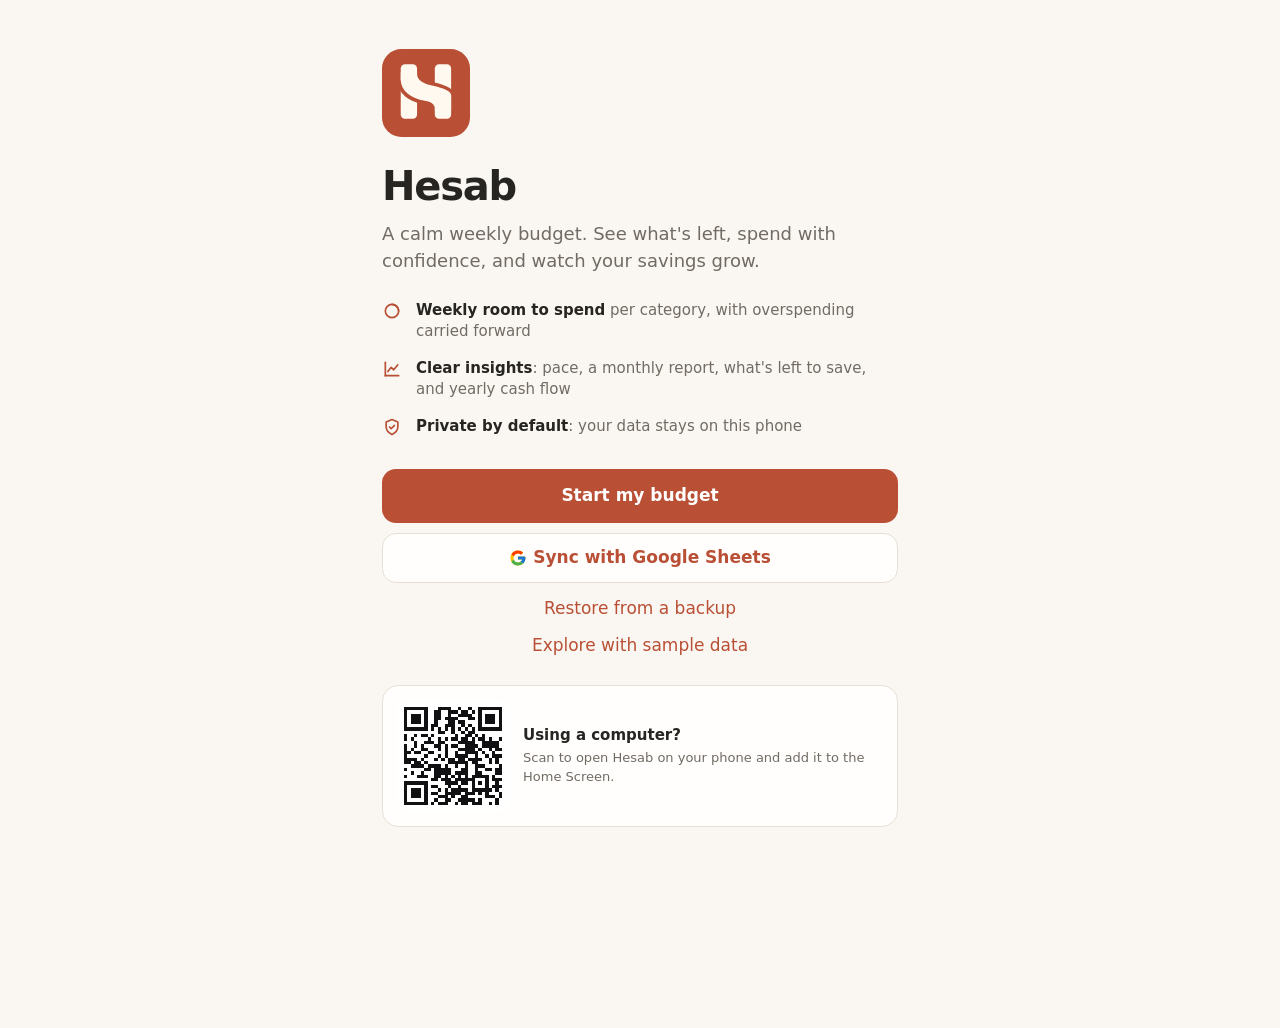
<file: index.html>
<!doctype html>
<html lang="en">
<head>
  <meta charset="utf-8">
  <!-- Only Hesab's own files and Google's sign-in / Sheets / Picker may run or be contacted. -->
  <meta http-equiv="Content-Security-Policy" content="default-src 'self'; script-src 'self' https://apis.google.com https://*.gstatic.com https://*.google.com; connect-src 'self' https://*.googleapis.com https://docs.google.com https://oauth2.googleapis.com; frame-src https://*.google.com; img-src 'self' data: blob: https://*.googleusercontent.com https://*.gstatic.com; style-src 'self' 'unsafe-inline' https://*.gstatic.com https://*.google.com; font-src 'self' data: https://*.gstatic.com; object-src 'none'; base-uri 'self'; form-action 'self'">
  <meta name="referrer" content="strict-origin-when-cross-origin">
  <meta name="viewport" content="width=device-width, initial-scale=1, viewport-fit=cover, user-scalable=no">
  <title>Hesab</title>
  <meta name="description" content="Weekly budget tracker for your Google Sheet.">
  <meta name="theme-color" content="#FAF7F2" media="(prefers-color-scheme: light)">
  <meta name="theme-color" content="#1A1917" media="(prefers-color-scheme: dark)">
  <meta name="apple-mobile-web-app-capable" content="yes">
  <meta name="mobile-web-app-capable" content="yes">
  <meta name="apple-mobile-web-app-status-bar-style" content="default">
  <meta name="apple-mobile-web-app-title" content="Hesab">
  <meta name="format-detection" content="telephone=no">
  <link rel="apple-touch-icon" href="apple-touch-icon.png">
  <link rel="icon" type="image/svg+xml" href="favicon.svg">
  <link rel="icon" href="favicon.ico" sizes="48x48">
  <link rel="manifest" href="manifest.webmanifest">
  <link rel="stylesheet" href="app.css">
</head>
<body class="onboarding">
  <main id="view" aria-live="polite">
    <section class="card app-startup" aria-labelledby="startup-title">
      <h1 id="startup-title">Hesab</h1>
      <p>If Hesab stays on this screen, reload the page. If you opened <code>index.html</code> directly from the folder, start a local web server from the Hesab folder:</p>
      <p><code>python -m http.server 5501 --bind 127.0.0.1</code></p>
      <p>Then open <a class="link" href="http://127.0.0.1:5501/">the local Hesab app</a>.</p>
    </section>
  </main>

  <button class="fab" id="fab" aria-label="Add transaction">
    <svg width="26" height="26" viewBox="0 0 24 24" fill="none" stroke="currentColor" stroke-width="2.4" stroke-linecap="round" aria-hidden="true"><path d="M12 5v14M5 12h14"/></svg>
  </button>

  <nav class="tabbar" aria-label="Sections">
    <button class="tab on" data-tab="insights">
      <svg width="24" height="24" viewBox="0 0 24 24" fill="none" stroke="currentColor" stroke-width="2" stroke-linecap="round" stroke-linejoin="round" aria-hidden="true"><path d="M4 20V4"/><path d="M4 20h16"/><path d="m7 15 4-5 3 3 5-6"/></svg>
      <span>Insights</span>
    </button>
    <button class="tab" data-tab="activity">
      <svg width="24" height="24" viewBox="0 0 24 24" fill="none" stroke="currentColor" stroke-width="2" stroke-linecap="round" aria-hidden="true"><path d="M9 6h11M9 12h11M9 18h11"/><circle cx="4.5" cy="6" r="1"/><circle cx="4.5" cy="12" r="1"/><circle cx="4.5" cy="18" r="1"/></svg>
      <span>Activity</span>
    </button>
    <button class="tab" data-tab="lists">
      <svg width="24" height="24" viewBox="0 0 24 24" fill="none" stroke="currentColor" stroke-width="2" stroke-linecap="round" stroke-linejoin="round" aria-hidden="true"><path d="M3 4h2l2.2 10.5h10.6L20 7H6.3"/><circle cx="9" cy="19" r="1.4"/><circle cx="17" cy="19" r="1.4"/></svg>
      <span>Lists</span>
    </button>
    <button class="tab" data-tab="settings" aria-label="You">
      <svg width="24" height="24" viewBox="0 0 24 24" fill="none" stroke="currentColor" stroke-width="2" stroke-linecap="round" stroke-linejoin="round" aria-hidden="true"><circle cx="12" cy="8" r="3.5"/><path d="M4.8 20a7.2 7.2 0 0 1 14.4 0"/></svg>
      <span>You</span>
    </button>
  </nav>

  <script src="qrcode.js"></script>
  <script type="module" src="app.js"></script>
</body>
</html>
</file>
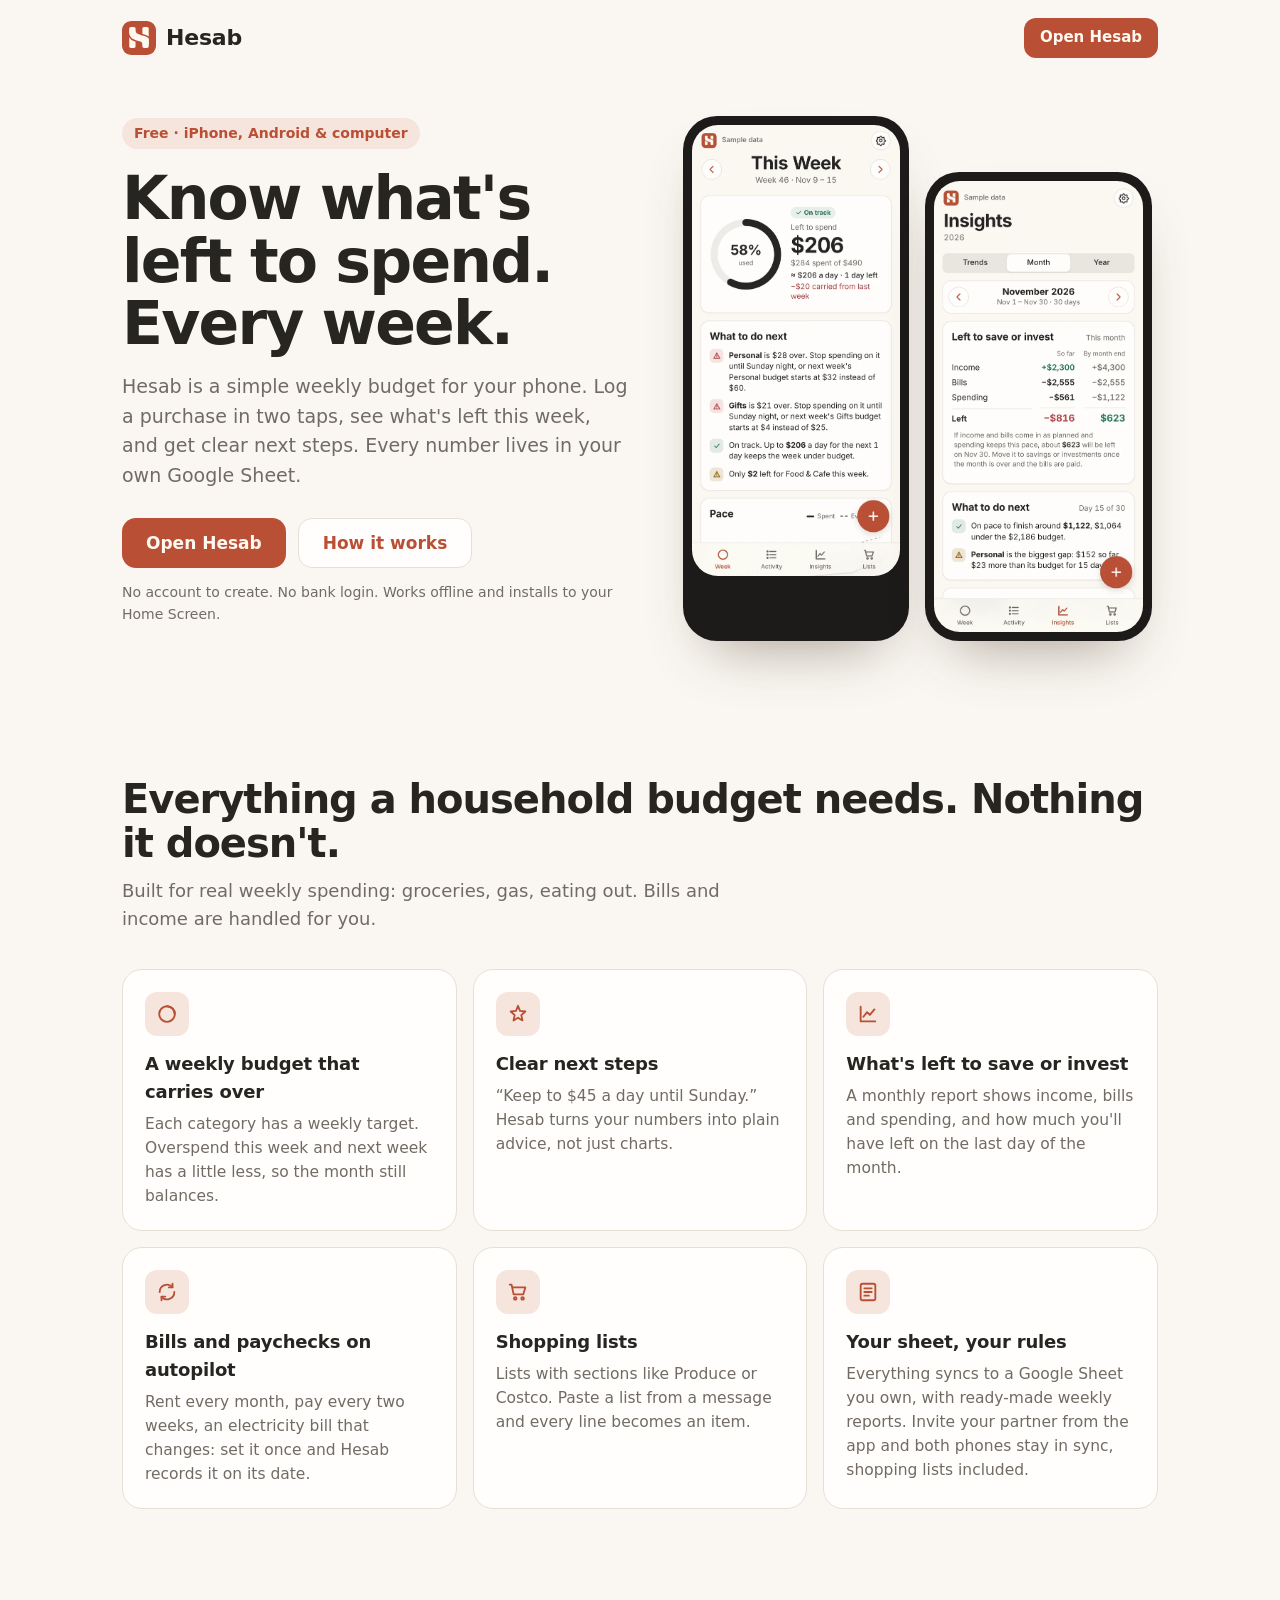
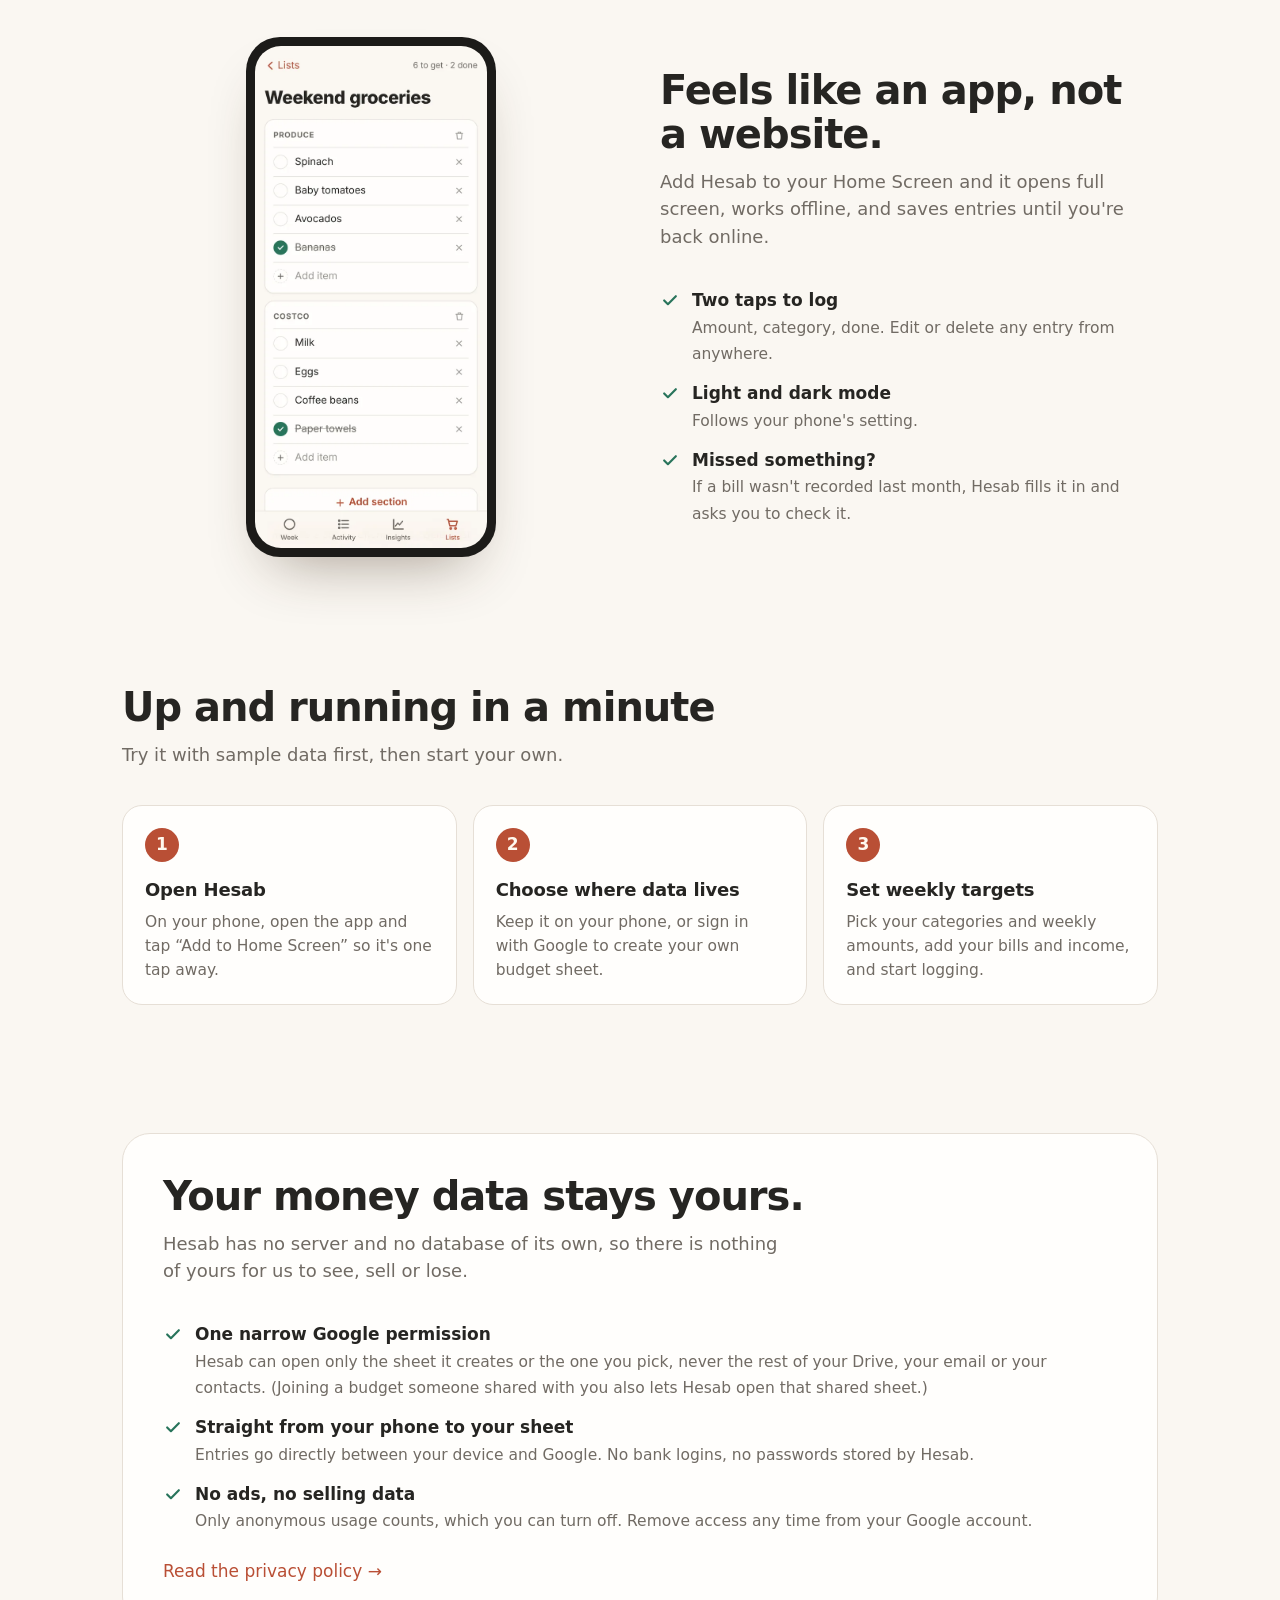
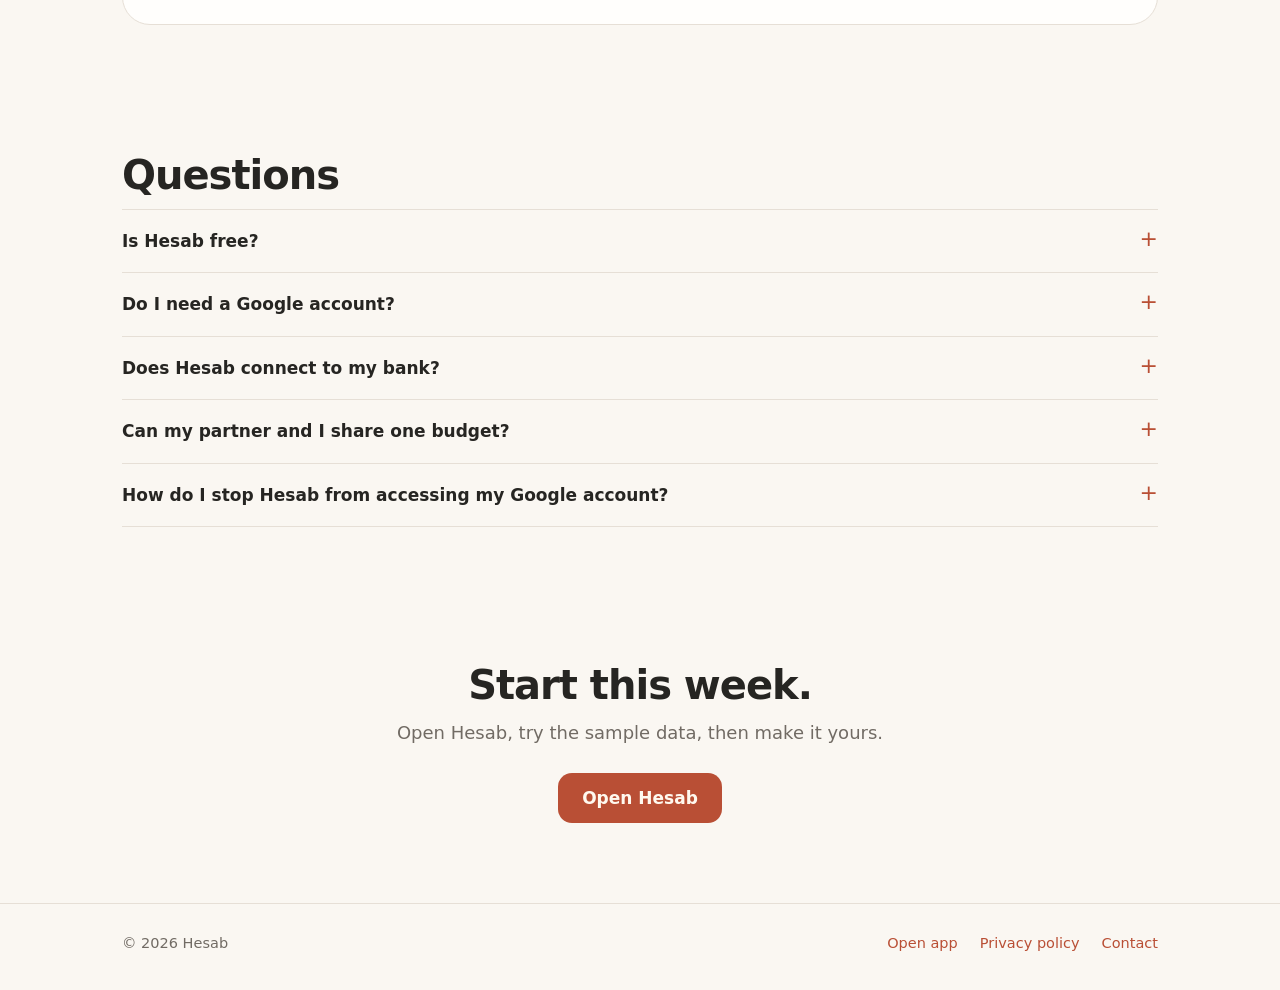
<file: home.html>
<!doctype html>
<html lang="en">
<head>
  <meta charset="utf-8">
  <meta name="viewport" content="width=device-width, initial-scale=1, viewport-fit=cover">
  <title>Hesab · A weekly budget that lives in your own Google Sheet</title>
  <meta name="description" content="Hesab is a simple weekly budget app for your phone. Log spending in seconds, see what's left this week and this month, and keep every number in your own Google Sheet.">
  <meta http-equiv="Content-Security-Policy" content="default-src 'self'; img-src 'self' data:; style-src 'self' 'unsafe-inline'; script-src 'none'; object-src 'none'; base-uri 'self'; form-action 'none'">
  <meta name="theme-color" content="#FAF7F2" media="(prefers-color-scheme: light)">
  <meta name="theme-color" content="#1A1917" media="(prefers-color-scheme: dark)">
  <meta property="og:title" content="Hesab · Weekly budget in your own Google Sheet">
  <meta property="og:description" content="Log spending in seconds, see what's left, keep your data in your own Google Sheet.">
  <meta property="og:image" content="icon-512.png">
  <link rel="icon" type="image/svg+xml" href="favicon.svg">
  <link rel="apple-touch-icon" href="apple-touch-icon.png">
  <style>
    :root {
      color-scheme: light dark;
      --brand: #B94F35; --brand-pressed: #963E29; --brand-text: #B94F35;
      --bg: #FAF7F2; --surface: #FFFEFC; --text: #262522; --muted: #716B64; --border: #E6DFD6;
      --selection: #F6E5DC; --success: #28745B; --on-brand: #FFF9EF;
    }
    @media (prefers-color-scheme: dark) {
      :root { --bg: #1A1917; --surface: #23221F; --text: #F5F0E8; --muted: #B2A99E; --border: #38352F; --selection: #3A2A24; --brand-text: #E58B70; --success: #5DB28F; }
    }
    * { box-sizing: border-box; }
    html { -webkit-text-size-adjust: 100%; }
    body { margin: 0; background: var(--bg); color: var(--text); font: 17px/1.55 -apple-system, BlinkMacSystemFont, "SF Pro Text", "Inter", system-ui, sans-serif; }
    a { color: var(--brand-text); text-decoration: none; }
    .wrap { max-width: 1080px; margin: 0 auto; padding: 0 22px; }

    nav { display: flex; align-items: center; justify-content: space-between; padding: calc(env(safe-area-inset-top) + 18px) 0 18px; }
    .logo { display: flex; align-items: center; gap: 10px; font-weight: 800; font-size: 22px; letter-spacing: -.01em; color: var(--text); }
    .logo img { width: 34px; height: 34px; border-radius: 9px; }
    .btn { display: inline-flex; align-items: center; justify-content: center; gap: 8px; height: 50px; padding: 0 24px; border-radius: 14px; font-weight: 650; font-size: 17px; }
    .btn.primary { background: var(--brand); color: var(--on-brand); }
    .btn.primary:active { background: var(--brand-pressed); }
    .btn.ghost { border: 1px solid var(--border); background: var(--surface); color: var(--brand-text); }
    .btn.small { height: 40px; padding: 0 16px; font-size: 15px; border-radius: 12px; }

    .hero { display: grid; grid-template-columns: 1.05fr 1fr; gap: 48px; align-items: center; padding: 40px 0 72px; }
    .eyebrow { display: inline-block; font-size: 14px; font-weight: 650; color: var(--brand-text); background: var(--selection); padding: 5px 12px; border-radius: 99px; }
    h1 { font-size: clamp(38px, 6vw, 60px); line-height: 1.04; letter-spacing: -.03em; margin: 18px 0 18px; }
    .lead { font-size: 19px; color: var(--muted); max-width: 520px; margin: 0 0 28px; }
    .ctas { display: flex; flex-wrap: wrap; gap: 12px; }
    .note { font-size: 14px; color: var(--muted); margin-top: 14px; }

    .phones { display: flex; gap: 16px; justify-content: center; position: relative; }
    .phone { width: 47%; max-width: 250px; border-radius: 34px; padding: 9px; background: #1C1B19; box-shadow: 0 30px 60px -28px rgba(60, 40, 20, .45); }
    .phone img { display: block; width: 100%; height: auto; border-radius: 26px; }
    .phone.b { margin-top: 56px; }

    section { padding: 64px 0; }
    h2 { font-size: clamp(28px, 4vw, 40px); letter-spacing: -.025em; line-height: 1.1; margin: 0 0 12px; }
    .sub { color: var(--muted); font-size: 18px; max-width: 620px; margin: 0 0 36px; }

    .grid { display: grid; grid-template-columns: repeat(3, 1fr); gap: 16px; }
    .card { background: var(--surface); border: 1px solid var(--border); border-radius: 20px; padding: 22px; }
    .card h3 { font-size: 18px; margin: 14px 0 6px; letter-spacing: -.01em; }
    .card p { margin: 0; color: var(--muted); font-size: 15.5px; }
    .ic { width: 44px; height: 44px; border-radius: 12px; display: grid; place-items: center; background: var(--selection); color: var(--brand-text); }

    .split { display: grid; grid-template-columns: 1fr 1fr; gap: 40px; align-items: center; }
    .shot { max-width: 300px; margin: 0 auto; }
    .checks { list-style: none; padding: 0; margin: 0; display: grid; gap: 14px; }
    .checks li { display: flex; gap: 12px; }
    .checks svg { flex: none; margin-top: 3px; color: var(--success); }
    .checks b { display: block; }
    .checks span { color: var(--muted); font-size: 15.5px; }

    .steps { counter-reset: s; display: grid; grid-template-columns: repeat(3, 1fr); gap: 16px; }
    .steps .card::before { counter-increment: s; content: counter(s); display: grid; place-items: center; width: 34px; height: 34px; border-radius: 50%; background: var(--brand); color: var(--on-brand); font-weight: 700; }

    .privacy { background: var(--surface); border: 1px solid var(--border); border-radius: 28px; padding: 40px; }
    .faq details { border-top: 1px solid var(--border); padding: 18px 0; }
    .faq details:last-child { border-bottom: 1px solid var(--border); }
    .faq summary { font-weight: 650; cursor: pointer; list-style: none; display: flex; justify-content: space-between; gap: 12px; }
    .faq summary::after { content: "+"; color: var(--brand-text); font-weight: 400; font-size: 22px; line-height: 1; }
    .faq details[open] summary::after { content: "–"; }
    .faq p { color: var(--muted); margin: 10px 0 0; }

    .final { text-align: center; padding: 72px 0 80px; }
    footer { border-top: 1px solid var(--border); padding: 28px 0 calc(env(safe-area-inset-bottom) + 36px); color: var(--muted); font-size: 14.5px; }
    footer .wrap { display: flex; flex-wrap: wrap; gap: 10px 22px; justify-content: space-between; }
    footer nav { padding: 0; gap: 22px; }

    @media (max-width: 860px) {
      .hero, .split { grid-template-columns: 1fr; gap: 36px; }
      .hero { padding-top: 16px; }
      .grid, .steps { grid-template-columns: 1fr; }
      .privacy { padding: 26px; }
      .split .shot { order: 2; }
    }
  </style>
</head>
<body>
  <div class="wrap">
    <nav aria-label="Main">
      <a class="logo" href="home.html"><img src="hesab-icon.svg" alt="">Hesab</a>
      <a class="btn primary small" href="./">Open Hesab</a>
    </nav>

    <header class="hero">
      <div>
        <span class="eyebrow">Free · iPhone, Android & computer</span>
        <h1>Know what's left to spend. Every week.</h1>
        <p class="lead">Hesab is a simple weekly budget for your phone. Log a purchase in two taps, see what's left this week, and get clear next steps. Every number lives in your own Google Sheet.</p>
        <div class="ctas">
          <a class="btn primary" href="./">Open Hesab</a>
          <a class="btn ghost" href="#how">How it works</a>
        </div>
        <p class="note">No account to create. No bank login. Works offline and installs to your Home Screen.</p>
      </div>
      <div class="phones" aria-hidden="true">
        <div class="phone"><img src="shot-week.webp" alt="" width="585" height="1266"></div>
        <div class="phone b"><img src="shot-month.webp" alt="" width="585" height="1266"></div>
      </div>
    </header>
  </div>

  <section>
    <div class="wrap">
      <h2>Everything a household budget needs. Nothing it doesn't.</h2>
      <p class="sub">Built for real weekly spending: groceries, gas, eating out. Bills and income are handled for you.</p>
      <div class="grid">
        <div class="card"><div class="ic"><svg width="22" height="22" viewBox="0 0 24 24" fill="none" stroke="currentColor" stroke-width="2" stroke-linecap="round"><circle cx="12" cy="12" r="8.5"/><path d="M12 3.5a8.5 8.5 0 0 1 8.5 8.5"/></svg></div><h3>A weekly budget that carries over</h3><p>Each category has a weekly target. Overspend this week and next week has a little less, so the month still balances.</p></div>
        <div class="card"><div class="ic"><svg width="22" height="22" viewBox="0 0 24 24" fill="none" stroke="currentColor" stroke-width="2" stroke-linecap="round" stroke-linejoin="round"><path d="M12 3l2.2 5.6L20 9.3l-4.4 3.9 1.3 5.8L12 16l-4.9 3 1.3-5.8L4 9.3l5.8-.7z"/></svg></div><h3>Clear next steps</h3><p>“Keep to $45 a day until Sunday.” Hesab turns your numbers into plain advice, not just charts.</p></div>
        <div class="card"><div class="ic"><svg width="22" height="22" viewBox="0 0 24 24" fill="none" stroke="currentColor" stroke-width="2" stroke-linecap="round" stroke-linejoin="round"><path d="M4 20V4M4 20h16"/><path d="m7 15 4-5 3 3 5-6"/></svg></div><h3>What's left to save or invest</h3><p>A monthly report shows income, bills and spending, and how much you'll have left on the last day of the month.</p></div>
        <div class="card"><div class="ic"><svg width="22" height="22" viewBox="0 0 24 24" fill="none" stroke="currentColor" stroke-width="2" stroke-linecap="round" stroke-linejoin="round"><path d="M4 12a8 8 0 0 1 14-5.3M20 12a8 8 0 0 1-14 5.3"/><path d="M18 3v4h-4M6 21v-4h4"/></svg></div><h3>Bills and paychecks on autopilot</h3><p>Rent every month, pay every two weeks, an electricity bill that changes: set it once and Hesab records it on its date.</p></div>
        <div class="card"><div class="ic"><svg width="22" height="22" viewBox="0 0 24 24" fill="none" stroke="currentColor" stroke-width="2" stroke-linecap="round" stroke-linejoin="round"><path d="M3 4h2l2.2 10.5h10.6L20 7H6.3"/><circle cx="9" cy="19" r="1.4"/><circle cx="17" cy="19" r="1.4"/></svg></div><h3>Shopping lists</h3><p>Lists with sections like Produce or Costco. Paste a list from a message and every line becomes an item.</p></div>
        <div class="card"><div class="ic"><svg width="22" height="22" viewBox="0 0 24 24" fill="none" stroke="currentColor" stroke-width="2" stroke-linecap="round" stroke-linejoin="round"><rect x="4" y="3" width="16" height="18" rx="2"/><path d="M8 8h8M8 12h8M8 16h5"/></svg></div><h3>Your sheet, your rules</h3><p>Everything syncs to a Google Sheet you own, with ready-made weekly reports. Invite your partner from the app and both phones stay in sync, shopping lists included.</p></div>
      </div>
    </div>
  </section>

  <section>
    <div class="wrap split">
      <div class="shot"><div class="phone" style="width:100%"><img src="shot-lists.webp" alt="A shopping list in Hesab with Produce and Costco sections" width="585" height="1266"></div></div>
      <div>
        <h2>Feels like an app, not a website.</h2>
        <p class="sub">Add Hesab to your Home Screen and it opens full screen, works offline, and saves entries until you're back online.</p>
        <ul class="checks">
          <li><svg width="20" height="20" viewBox="0 0 24 24" fill="none" stroke="currentColor" stroke-width="2.6" stroke-linecap="round" stroke-linejoin="round"><path d="m5 12.5 4.5 4.5L19 7.5"/></svg><div><b>Two taps to log</b><span>Amount, category, done. Edit or delete any entry from anywhere.</span></div></li>
          <li><svg width="20" height="20" viewBox="0 0 24 24" fill="none" stroke="currentColor" stroke-width="2.6" stroke-linecap="round" stroke-linejoin="round"><path d="m5 12.5 4.5 4.5L19 7.5"/></svg><div><b>Light and dark mode</b><span>Follows your phone's setting.</span></div></li>
          <li><svg width="20" height="20" viewBox="0 0 24 24" fill="none" stroke="currentColor" stroke-width="2.6" stroke-linecap="round" stroke-linejoin="round"><path d="m5 12.5 4.5 4.5L19 7.5"/></svg><div><b>Missed something?</b><span>If a bill wasn't recorded last month, Hesab fills it in and asks you to check it.</span></div></li>
        </ul>
      </div>
    </div>
  </section>

  <section id="how">
    <div class="wrap">
      <h2>Up and running in a minute</h2>
      <p class="sub">Try it with sample data first, then start your own.</p>
      <div class="steps">
        <div class="card"><h3>Open Hesab</h3><p>On your phone, open the app and tap “Add to Home Screen” so it's one tap away.</p></div>
        <div class="card"><h3>Choose where data lives</h3><p>Keep it on your phone, or sign in with Google to create your own budget sheet.</p></div>
        <div class="card"><h3>Set weekly targets</h3><p>Pick your categories and weekly amounts, add your bills and income, and start logging.</p></div>
      </div>
    </div>
  </section>

  <section>
    <div class="wrap">
      <div class="privacy">
        <h2>Your money data stays yours.</h2>
        <p class="sub">Hesab has no server and no database of its own, so there is nothing of yours for us to see, sell or lose.</p>
        <ul class="checks">
          <li><svg width="20" height="20" viewBox="0 0 24 24" fill="none" stroke="currentColor" stroke-width="2.6" stroke-linecap="round" stroke-linejoin="round"><path d="m5 12.5 4.5 4.5L19 7.5"/></svg><div><b>One narrow Google permission</b><span>Hesab can open only the sheet it creates or the one you pick, never the rest of your Drive, your email or your contacts. (Joining a budget someone shared with you also lets Hesab open that shared sheet.)</span></div></li>
          <li><svg width="20" height="20" viewBox="0 0 24 24" fill="none" stroke="currentColor" stroke-width="2.6" stroke-linecap="round" stroke-linejoin="round"><path d="m5 12.5 4.5 4.5L19 7.5"/></svg><div><b>Straight from your phone to your sheet</b><span>Entries go directly between your device and Google. No bank logins, no passwords stored by Hesab.</span></div></li>
          <li><svg width="20" height="20" viewBox="0 0 24 24" fill="none" stroke="currentColor" stroke-width="2.6" stroke-linecap="round" stroke-linejoin="round"><path d="m5 12.5 4.5 4.5L19 7.5"/></svg><div><b>No ads, no selling data</b><span>Only anonymous usage counts, which you can turn off. Remove access any time from your Google account.</span></div></li>
        </ul>
        <p style="margin:24px 0 0"><a href="privacy.html">Read the privacy policy →</a></p>
      </div>
    </div>
  </section>

  <section class="faq">
    <div class="wrap">
      <h2>Questions</h2>
      <details><summary>Is Hesab free?</summary><p>Yes. Hesab is free to use.</p></details>
      <details><summary>Do I need a Google account?</summary><p>No. You can keep everything on your phone. A Google account is only needed if you want your budget in a Google Sheet, synced between phones.</p></details>
      <details><summary>Does Hesab connect to my bank?</summary><p>No. You log spending yourself, which takes a few seconds and keeps you aware of where the money goes. Your bank login never touches Hesab.</p></details>
      <details><summary>Can my partner and I share one budget?</summary><p>Yes. In Settings → Share this budget, enter their email and choose “Can edit” or “Can view”. Google emails them an invitation; the link in it opens Hesab and joins the budget, shopping lists included.</p></details>
      <details><summary>How do I stop Hesab from accessing my Google account?</summary><p>Sign out in Hesab's Settings, or remove it at myaccount.google.com/permissions. Your sheet stays in your Drive.</p></details>
    </div>
  </section>

  <div class="wrap final">
    <h2>Start this week.</h2>
    <p class="sub" style="margin:0 auto 26px">Open Hesab, try the sample data, then make it yours.</p>
    <a class="btn primary" href="./">Open Hesab</a>
  </div>

  <footer>
    <div class="wrap">
      <span>© 2026 Hesab</span>
      <nav aria-label="Footer"><a href="./">Open app</a><a href="privacy.html">Privacy policy</a><a href="mailto:hesab-app-support@googlegroups.com">Contact</a></nav>
    </div>
  </footer>
</body>
</html>
</file>
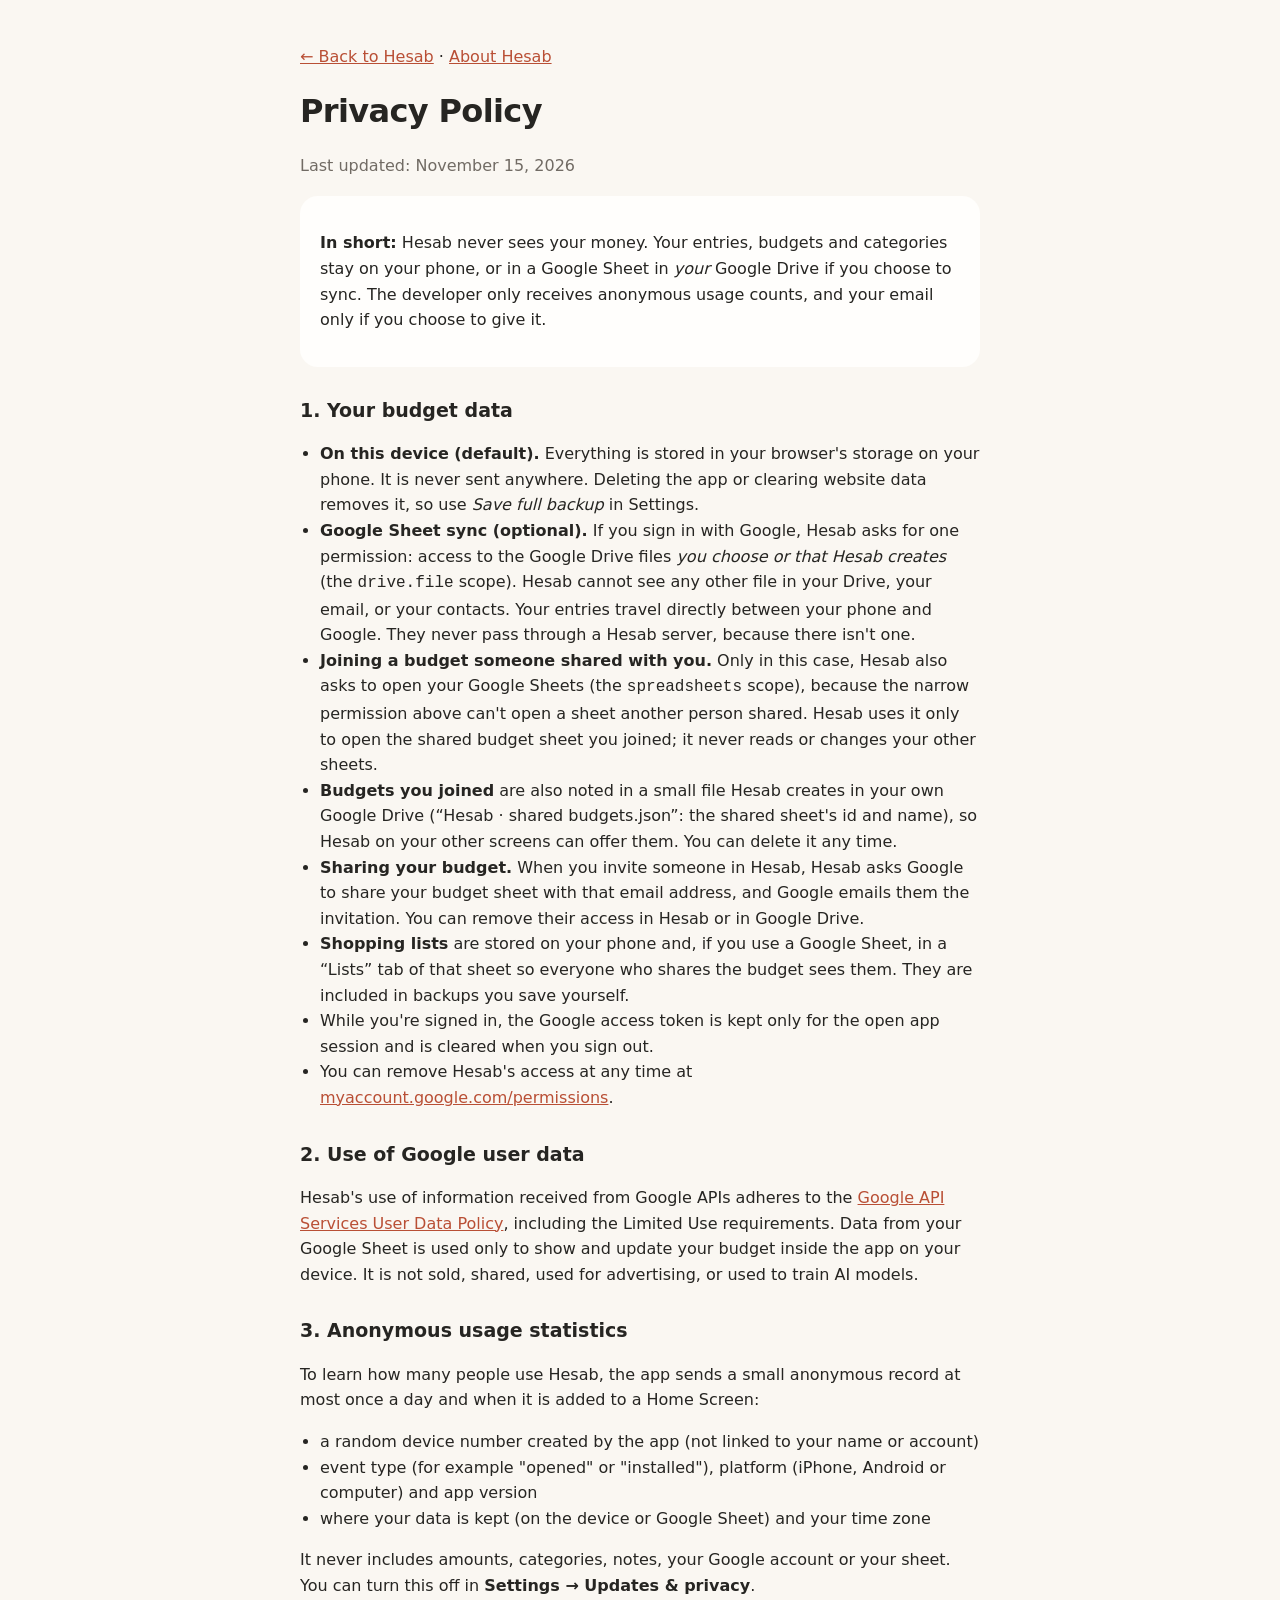
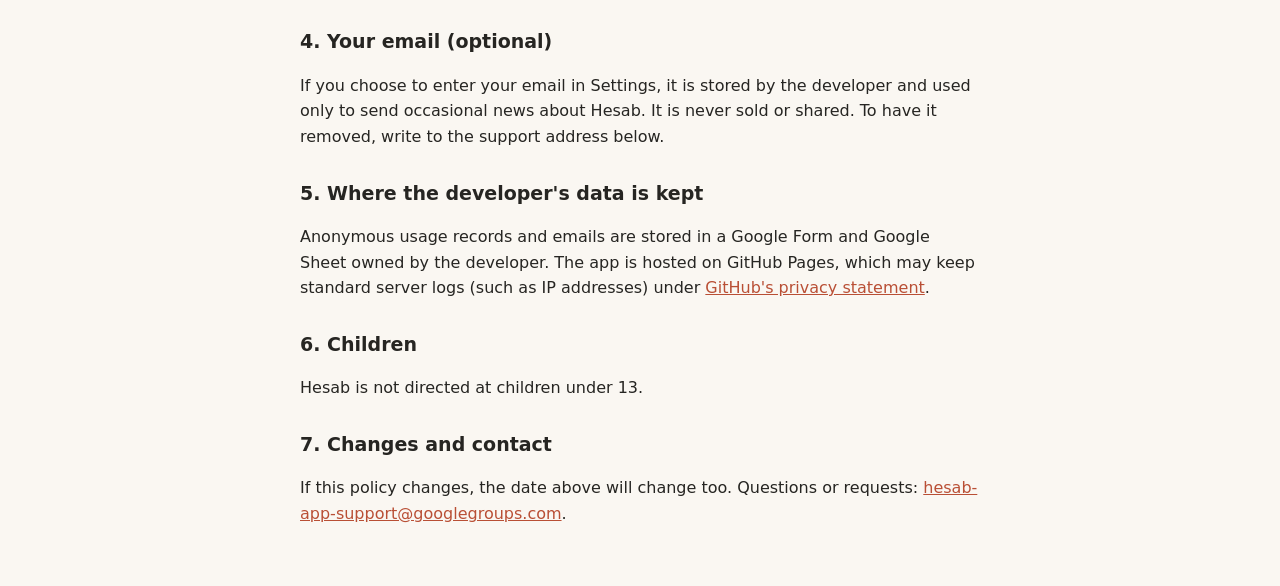
<file: privacy.html>
<!doctype html>
<html lang="en">
<head>
  <meta charset="utf-8">
  <meta name="viewport" content="width=device-width, initial-scale=1, viewport-fit=cover">
  <title>Hesab · Privacy Policy</title>
  <link rel="icon" type="image/svg+xml" href="icon.svg">
  <style>
    :root { color-scheme: light dark; --bg: #FAF7F2; --card: #FFFEFC; --text: #262522; --muted: #716B64; --accent: #B94F35; }
    @media (prefers-color-scheme: dark) { :root { --bg: #1A1917; --card: #252421; --text: #F5F0E8; --muted: #B2A99E; --accent: #E58B70; } }
    body { margin: 0; background: var(--bg); color: var(--text); font: 16px/1.6 -apple-system, BlinkMacSystemFont, "Inter", system-ui, sans-serif; }
    main { max-width: 680px; margin: 0 auto; padding: calc(env(safe-area-inset-top) + 28px) 20px 48px; }
    h1 { font-size: 32px; letter-spacing: -.02em; margin: 0 0 4px; }
    h2 { font-size: 19px; margin: 28px 0 8px; }
    p, li { color: var(--text); }
    .muted { color: var(--muted); }
    .card { background: var(--card); border-radius: 18px; padding: 18px 20px; margin-top: 18px; }
    a { color: var(--accent); }
    ul { padding-left: 20px; }
  </style>
</head>
<body>
<main>
  <p><a href="./">← Back to Hesab</a> · <a href="home.html">About Hesab</a></p>
  <h1>Privacy Policy</h1>
  <p class="muted">Last updated: November 15, 2026</p>

  <div class="card">
    <p><b>In short:</b> Hesab never sees your money. Your entries, budgets and categories stay on your phone, or in a Google Sheet in <i>your</i> Google Drive if you choose to sync. The developer only receives anonymous usage counts, and your email only if you choose to give it.</p>
  </div>

  <h2>1. Your budget data</h2>
  <ul>
    <li><b>On this device (default).</b> Everything is stored in your browser's storage on your phone. It is never sent anywhere. Deleting the app or clearing website data removes it, so use <i>Save full backup</i> in Settings.</li>
    <li><b>Google Sheet sync (optional).</b> If you sign in with Google, Hesab asks for one permission: access to the Google Drive files <i>you choose or that Hesab creates</i> (the <code>drive.file</code> scope). Hesab cannot see any other file in your Drive, your email, or your contacts. Your entries travel directly between your phone and Google. They never pass through a Hesab server, because there isn't one.</li>
    <li><b>Joining a budget someone shared with you.</b> Only in this case, Hesab also asks to open your Google Sheets (the <code>spreadsheets</code> scope), because the narrow permission above can't open a sheet another person shared. Hesab uses it only to open the shared budget sheet you joined; it never reads or changes your other sheets.</li>
    <li><b>Budgets you joined</b> are also noted in a small file Hesab creates in your own Google Drive (“Hesab · shared budgets.json”: the shared sheet's id and name), so Hesab on your other screens can offer them. You can delete it any time.</li>
    <li><b>Sharing your budget.</b> When you invite someone in Hesab, Hesab asks Google to share your budget sheet with that email address, and Google emails them the invitation. You can remove their access in Hesab or in Google Drive.</li>
    <li><b>Shopping lists</b> are stored on your phone and, if you use a Google Sheet, in a “Lists” tab of that sheet so everyone who shares the budget sees them. They are included in backups you save yourself.</li>
    <li>While you're signed in, the Google access token is kept only for the open app session and is cleared when you sign out.</li>
    <li>You can remove Hesab's access at any time at <a href="https://myaccount.google.com/permissions" target="_blank" rel="noopener">myaccount.google.com/permissions</a>.</li>
  </ul>

  <h2>2. Use of Google user data</h2>
  <p>Hesab's use of information received from Google APIs adheres to the <a href="https://developers.google.com/terms/api-services-user-data-policy" target="_blank" rel="noopener">Google API Services User Data Policy</a>, including the Limited Use requirements. Data from your Google Sheet is used only to show and update your budget inside the app on your device. It is not sold, shared, used for advertising, or used to train AI models.</p>

  <h2>3. Anonymous usage statistics</h2>
  <p>To learn how many people use Hesab, the app sends a small anonymous record at most once a day and when it is added to a Home Screen:</p>
  <ul>
    <li>a random device number created by the app (not linked to your name or account)</li>
    <li>event type (for example "opened" or "installed"), platform (iPhone, Android or computer) and app version</li>
    <li>where your data is kept (on the device or Google Sheet) and your time zone</li>
  </ul>
  <p>It never includes amounts, categories, notes, your Google account or your sheet. You can turn this off in <b>Settings → Updates & privacy</b>.</p>

  <h2>4. Your email (optional)</h2>
  <p>If you choose to enter your email in Settings, it is stored by the developer and used only to send occasional news about Hesab. It is never sold or shared. To have it removed, write to the support address below.</p>

  <h2>5. Where the developer's data is kept</h2>
  <p>Anonymous usage records and emails are stored in a Google Form and Google Sheet owned by the developer. The app is hosted on GitHub Pages, which may keep standard server logs (such as IP addresses) under <a href="https://docs.github.com/en/site-policy/privacy-policies/github-general-privacy-statement" target="_blank" rel="noopener">GitHub's privacy statement</a>.</p>

  <h2>6. Children</h2>
  <p>Hesab is not directed at children under 13.</p>

  <h2>7. Changes and contact</h2>
  <p>If this policy changes, the date above will change too. Questions or requests: <a href="mailto:hesab-app-support@googlegroups.com">hesab-app-support@googlegroups.com</a>.</p>
</main>
</body>
</html>
</file>
<file: app.css>
/* ───── Hesab theme tokens (single source of truth; see tokens.json) */
:root {
  --brand: #B94F35;            /* primary actions, active navigation */
  --brand-pressed: #963E29;    /* pressed primary buttons */
  --brand-text: #B94F35;       /* brand-coloured text on light surfaces (AA 4.6:1+) */
  --brand-on-selection: #963E29; /* brand text on --selection (AA 5.7:1) */
  --on-brand: #FFFFFF;         /* text/icons on --brand (AA 5.0:1) */
  --background: #FAF7F2;
  --surface: #FFFEFC;
  --text-primary: #262522;
  --text-secondary: #716B64;   /* AA 4.9:1 on background */
  --border: #E6DFD6;
  --selection: #F6E5DC;
  --success: #28745B;
  --warning: #946313;
  --danger: #B63F42;
  --logo-foreground: #FFF9EF;
  --neutral-chart: #A69C91;    /* bills / fixed costs in charts */

  /* legacy aliases used throughout the stylesheet and charts */
  --bg: var(--background);
  --card: var(--surface);
  --text: var(--text-primary);
  --muted: var(--text-secondary);
  --fill: rgba(113, 107, 100, .13);
  --fill2: rgba(113, 107, 100, .07);
  --line: var(--border);
  --accent: var(--brand);
  --accent-soft: var(--selection);
  --good: var(--success);
  --warn: var(--warning);
  --bad: var(--danger);
  --income: var(--success);
  --fixed: var(--neutral-chart);
  --spend: var(--text-primary); /* ordinary spending in charts stays charcoal */

  --radius: 16px;
  --radius-sm: 12px;
  --shadow-sm: 0 1px 2px rgba(38, 37, 34, .05);
  --tabbar: 64px;
  --safe-b: env(safe-area-inset-bottom, 0px);
  --safe-t: env(safe-area-inset-top, 0px);
  color-scheme: light dark;
}
@media (prefers-color-scheme: dark) {
  :root {
    /* warm dark: brand fills stay #B94F35; text-level pairings lifted for AA */
    --background: #1A1917; --surface: #252421; --text-primary: #F5F0E8; --text-secondary: #B2A99E;
    --border: #3A3632; --selection: #3D2A22;
    --brand-text: #E58B70; --brand-on-selection: #F0A58C;
    --success: #5DB892; --warning: #D9A548; --danger: #EE7A7C;
    --neutral-chart: #6E665E;
    --fill: rgba(178, 169, 158, .16); --fill2: rgba(178, 169, 158, .09);
    --shadow-sm: none;
  }
}

* { box-sizing: border-box; -webkit-tap-highlight-color: transparent; }
[hidden] { display: none !important; }
html { background: var(--bg); }
body {
  margin: 0; min-height: 100dvh; background: var(--bg); color: var(--text);
  font: 17px/1.35 -apple-system, BlinkMacSystemFont, "SF Pro Text", "Inter", system-ui, sans-serif;
  -webkit-font-smoothing: antialiased; -webkit-text-size-adjust: 100%;
  font-variant-numeric: tabular-nums;
  overscroll-behavior-y: none;
}
body.locked { overflow: hidden; }
/* Behave like a phone app, not a web page: no text selection, no long-press callout or image drag,
   no double-tap zoom. Text fields stay selectable so typing and editing still work. */
html, body { -webkit-user-select: none; user-select: none; -webkit-touch-callout: none; }
*, *::before, *::after { -webkit-user-select: none; user-select: none; -webkit-touch-callout: none; }
input, textarea, select, [contenteditable="true"] { -webkit-user-select: text; user-select: text; -webkit-touch-callout: default; }
img, svg { -webkit-user-drag: none; user-drag: none; pointer-events: auto; }
html, body, button, a, label, .tab, .cl, .tx { touch-action: manipulation; }
a, button, [data-act], .tab { cursor: default; }
button { font: inherit; color: inherit; background: none; border: 0; padding: 0; cursor: pointer; }
input { font: inherit; color: inherit; }
h1, h2, h3, p { margin: 0; }
.ic { display: block; flex: none; }
.num, .big, .kpi, .tx-a, .tile b, .cl-r, .amount, .donut-v { font-family: -apple-system-ui-rounded, "SF Pro Rounded", ui-rounded, -apple-system, system-ui, sans-serif; font-variant-numeric: tabular-nums; }

main#view {
  max-width: 560px; margin: 0 auto;
  padding: calc(var(--safe-t) + 8px) 16px calc(var(--tabbar) + var(--safe-b) + 96px);
  display: flex; flex-direction: column; gap: 14px;
  animation: fade .28s ease;
}
@keyframes fade { from { opacity: .4; transform: translateY(4px); } to { opacity: 1; transform: none; } }

.app-startup { overflow-wrap: anywhere; }
.app-startup p { margin-top: 10px; }

/* ───── header */
.hdr { padding: 6px 2px 4px; }
.hdr-row { display: flex; align-items: center; justify-content: space-between; min-height: 36px; }
.eyebrow { font-size: 13px; color: var(--muted); font-weight: 500; }
.hdr-actions { display: flex; gap: 8px; }
.icon-btn { width: 36px; height: 36px; border-radius: 50%; display: grid; place-items: center; background: var(--card); color: var(--text); border: 1px solid var(--border); }
.icon-btn.spin .ic { animation: spin 0.9s linear infinite; }
@keyframes spin { to { transform: rotate(360deg); } }
.hdr-title { display: flex; align-items: center; gap: 8px; margin-top: 6px; }
.titles { flex: 1; min-width: 0; }
.hdr-title:has(.chev) .titles { text-align: center; cursor: pointer; }
.hdr h1 { font-size: 34px; line-height: 1.1; font-weight: 700; letter-spacing: -.02em; }
.hdr p { color: var(--muted); font-size: 15px; margin-top: 3px; }
.chev { width: 38px; height: 38px; border-radius: 50%; display: grid; place-items: center; background: var(--card); border: 1px solid var(--border); color: var(--brand-text); }
.chev:disabled { opacity: .3; }

/* ───── cards */
.card { background: var(--card); border: 1px solid var(--border); border-radius: var(--radius); padding: 16px; box-shadow: var(--shadow-sm); }
.card-h { display: flex; align-items: baseline; justify-content: space-between; gap: 10px; margin-bottom: 10px; }
.card h2 { font-size: 19px; font-weight: 650; letter-spacing: -.01em; }
.muted { color: var(--muted); font-size: 14px; }
.link { color: var(--brand-text); font-size: 15px; font-weight: 500; }
.empty { color: var(--muted); font-size: 15px; padding: 8px 0 2px; }
.big-empty { text-align: center; padding: 48px 0; }
.hint { color: var(--muted); font-size: 13px; line-height: 1.4; margin: 6px 4px 10px; }

/* hero */
.hero { display: flex; align-items: center; gap: 18px; padding: 20px 18px; }
.week-overview { padding: 16px; }
.week-summary { display: grid; grid-template-columns: minmax(84px, 112px) minmax(0, 1fr); align-items: center; gap: 16px; min-width: 0; }
.week-summary .hero-ring { width: 100%; height: auto; aspect-ratio: 1; min-width: 0; }
.week-summary .ring { display: block; width: 100%; height: 100%; }
.week-summary .hero-txt { min-width: 0; overflow-wrap: anywhere; }
.week-summary .big { font-size: clamp(30px, 9vw, 36px); line-height: 1.05; overflow-wrap: anywhere; }
.week-summary .sub { font-size: 14px; line-height: 1.35; white-space: normal; overflow-wrap: anywhere; }
.week-summary .pill { margin-bottom: 5px; }
.week-pace { border-top: 1px solid var(--border); margin-top: 14px; padding-top: 12px; }
.week-pace .card-h { margin-bottom: 8px; }
.week-pace .card-h h2 { font-size: 18px; }
.hero-ring { position: relative; width: 132px; height: 132px; flex: none; }
.ring-arc { animation: ringIn .9s cubic-bezier(.2, .8, .2, 1); }
@keyframes ringIn { from { stroke-dasharray: 0 999; } }
.ring-c { position: absolute; inset: 0; display: grid; place-content: center; text-align: center; }
.ring-c b { font-size: 26px; font-weight: 700; letter-spacing: -.02em; font-family: ui-rounded, -apple-system, system-ui; }
.ring-c span { font-size: 12px; color: var(--muted); margin-top: -2px; }
.hero-txt { display: flex; flex-direction: column; min-width: 0; }
.pill { align-self: flex-start; font-size: 12px; font-weight: 650; padding: 3px 9px; border-radius: 99px; margin-bottom: 8px; }
.pill.good { color: var(--good); background: color-mix(in srgb, var(--good) 11%, var(--card)); }
.pill.warn { color: var(--warn); background: color-mix(in srgb, var(--warn) 11%, var(--card)); }
.pill.bad { color: var(--bad); background: color-mix(in srgb, var(--bad) 10%, var(--card)); }
.pill .ic { display: inline-block; vertical-align: -2px; margin-right: 4px; }
.lbl { font-size: 14px; color: var(--muted); }
.big { font-size: 40px; line-height: 1.05; font-weight: 700; letter-spacing: -.03em; margin: 2px 0 4px; }
.sub { font-size: 14px; color: var(--muted); }
.sub.em { color: var(--text); font-weight: 500; margin-top: 4px; }
.warnTxt { color: var(--bad); margin-top: 2px; }
@media (max-width: 380px) {
  .week-overview { padding: 14px; }
  .week-summary { grid-template-columns: 84px minmax(0, 1fr); gap: 12px; }
  .week-summary .ring-c b { font-size: 21px; }
  .week-summary .ring-c span { font-size: 11px; }
  .week-summary .big { font-size: 32px; }
  .week-summary .sub { font-size: 13px; }
  .week-pace .legend { gap: 4px; font-size: 11px; }
  .week-pace .legend i { margin-left: 2px; }
}

/* demo banner */
.demo { display: flex; align-items: center; gap: 12px; text-align: left; padding: 14px 16px; width: 100%; }
.demo > span:nth-child(2) { flex: 1; display: flex; flex-direction: column; }
.demo b { font-size: 15px; }
.demo small { font-size: 13px; color: var(--muted); }
.demo-ic { width: 36px; height: 36px; border-radius: 12px; display: grid; place-items: center; background: var(--selection); color: var(--brand-on-selection); }
.demo > .ic { color: var(--muted); }

/* charts */
.chart { width: 100%; height: auto; display: block; overflow: visible; }
.chart .axis { stroke: var(--line); stroke-width: 1; }
.chart .ideal { fill: none; stroke: var(--muted); stroke-opacity: .55; stroke-width: 1.6; stroke-dasharray: 4 5; }
.chart .target { stroke: var(--muted); stroke-opacity: .7; stroke-width: 1.4; stroke-dasharray: 4 4; }
.chart .tick, .donut .tick { font-size: 11px; fill: var(--muted); font-weight: 500; }
.chart .tick.strong { fill: var(--text); font-weight: 700; }
.chart .draw { stroke-dasharray: 900; animation: draw 1s ease forwards; }
@keyframes draw { from { stroke-dashoffset: 900; } to { stroke-dashoffset: 0; } }
.chart .wbar { cursor: pointer; }
.chart .wbar rect:nth-child(2) { transition: opacity .2s; }
.legend { display: flex; align-items: center; gap: 6px; font-size: 12px; color: var(--muted); }
.legend i { display: inline-block; width: 9px; height: 9px; border-radius: 3px; margin-left: 4px; }
.lg-line { width: 14px !important; height: 3px !important; border-radius: 2px; background: var(--spend); }
.lg-dash { width: 14px !important; height: 0 !important; border-top: 2px dashed var(--muted); border-radius: 0 !important; }

/* category lines */
.list { padding-top: 14px; padding-bottom: 8px; }
.cl { display: flex; gap: 12px; align-items: center; padding: 9px 0; }
.cl + .cl { border-top: .5px solid var(--line); }
.cl-main { flex: 1; min-width: 0; }
.cl-top { display: flex; justify-content: space-between; align-items: baseline; gap: 8px; }
.cl-n { font-weight: 550; font-size: 16px; white-space: nowrap; overflow: hidden; text-overflow: ellipsis; }
.cl-r { font-size: 15px; font-weight: 600; white-space: nowrap; }
.cl-r.neg { color: var(--bad); }
.bar { height: 6px; border-radius: 6px; background: var(--fill); margin: 7px 0 5px; overflow: hidden; }
.bar i { display: block; height: 100%; border-radius: 6px; transition: width .6s cubic-bezier(.2, .8, .2, 1); }
.cl-sub { font-size: 13px; color: var(--muted); }
.cl-sub em { color: var(--bad); font-style: normal; }
.cat-ic { display: grid; place-items: center; border-radius: 30%; color: var(--c); background: color-mix(in srgb, var(--c) 15%, transparent); flex: none; }

/* transactions */
.tx { display: flex; align-items: center; gap: 12px; width: 100%; padding: 9px 0; text-align: left; }
.tx + .tx { border-top: .5px solid var(--line); }
.tx:active { opacity: .6; }
.tx-main { flex: 1; min-width: 0; display: flex; flex-direction: column; }
.tx-t { font-weight: 550; font-size: 16px; white-space: nowrap; overflow: hidden; text-overflow: ellipsis; }
.tx-s { font-size: 13px; color: var(--muted); white-space: nowrap; overflow: hidden; text-overflow: ellipsis; }
.tx-a { font-weight: 600; font-size: 16px; white-space: nowrap; }
.tx-a.inc { color: var(--income); }
.tight { padding-top: 6px; padding-bottom: 6px; }

/* activity */
.search { display: flex; align-items: center; gap: 8px; background: var(--fill); border-radius: 12px; padding: 0 12px; color: var(--muted); }
.search input { flex: 1; border: 0; background: none; outline: none; padding: 10px 0; color: var(--text); font-size: 16px; }
.chips { display: flex; gap: 8px; overflow-x: auto; scrollbar-width: none; margin: 0 -16px; padding: 0 16px; }
.chip { padding: 7px 14px; border-radius: 99px; background: var(--card); border: 1px solid var(--border); font-size: 14px; font-weight: 550; white-space: nowrap; }
.chip.on { background: var(--selection); color: var(--brand-on-selection); border-color: var(--brand); }
.group { display: flex; flex-direction: column; gap: 6px; }
.group-h { display: flex; justify-content: space-between; font-size: 13px; color: var(--muted); font-weight: 600; text-transform: uppercase; letter-spacing: .03em; padding: 8px 6px 0; }

/* insights */
.seg { display: grid; grid-auto-flow: column; grid-auto-columns: 1fr; background: var(--fill); border-radius: 10px; padding: 2px; }
.seg button { padding: 7px 0; border-radius: 8px; font-size: 14px; font-weight: 550; transition: background .2s; }
.seg button.on { background: var(--card); color: var(--text); box-shadow: 0 1px 2px rgba(38, 37, 34, .12); }
.tiles { display: grid; grid-template-columns: repeat(3, 1fr); gap: 8px; margin-top: 12px; }
.tiles.four { grid-template-columns: repeat(2, 1fr); margin-top: 0; }
.tiles.four .tile, section + .tiles .tile, .tiles:first-child .tile { background: var(--card); border: 1px solid var(--border); }
.tile { background: var(--fill2); border-radius: 16px; padding: 11px 12px; display: flex; flex-direction: column; gap: 2px; min-width: 0; }
.tile span { font-size: 12px; color: var(--muted); font-weight: 500; }
.tile b { font-size: 21px; font-weight: 700; letter-spacing: -.02em; white-space: nowrap; }
.tiles:not(.four) .tile b { font-size: 18px; }
.tile b.inc { color: var(--income); }
.tile b.neg, .kpi.bad { color: var(--bad); }
.tile b.pos, .kpi.good { color: var(--good); }
.kpi { font-size: 34px; font-weight: 700; letter-spacing: -.03em; }
.stepper { display: flex; align-items: center; gap: 10px; background: var(--card); border: 1px solid var(--border); border-radius: var(--radius); padding: 10px; }
.stepper > div { flex: 1; text-align: center; display: flex; flex-direction: column; }
.stepper b { font-size: 17px; }
.stepper span { font-size: 13px; color: var(--muted); }
.donut-row { display: flex; align-items: center; gap: 16px; }
.donut { flex: none; }
.donut-v { font-size: 22px; font-weight: 700; fill: var(--text); }
.legend-list { list-style: none; margin: 0; padding: 0; flex: 1; min-width: 0; display: flex; flex-direction: column; gap: 7px; }
.legend-list li { display: flex; align-items: center; gap: 8px; font-size: 14px; }
.legend-list i { width: 9px; height: 9px; border-radius: 3px; flex: none; }
.legend-list span { flex: 1; white-space: nowrap; overflow: hidden; text-overflow: ellipsis; }
.legend-list b { font-weight: 600; font-variant-numeric: tabular-nums; }
.hbars { display: flex; flex-direction: column; gap: 9px; margin-top: 6px; }
.hbar { display: grid; grid-template-columns: 112px 1fr auto; align-items: center; gap: 10px; font-size: 14px; }
.hbar-l { white-space: nowrap; overflow: hidden; text-overflow: ellipsis; }
.hbar-t { height: 8px; background: var(--fill); border-radius: 8px; overflow: hidden; }
.hbar-t i { display: block; height: 100%; border-radius: 8px; }
.hbar-v { font-weight: 600; font-variant-numeric: tabular-nums; }
.hm-wrap { width: 100%; }
.hm { fill: var(--fill); }
.heat .hm.l-1 { fill: transparent; }
.hm.l1 { fill: color-mix(in srgb, var(--accent) 22%, transparent); }
.hm.l2 { fill: color-mix(in srgb, var(--accent) 42%, transparent); }
.hm.l3 { fill: color-mix(in srgb, var(--accent) 64%, transparent); }
.hm.l4 { fill: color-mix(in srgb, var(--accent) 84%, transparent); }
.hm.l5 { fill: var(--accent); }
.hm-legend { display: flex; align-items: center; justify-content: flex-end; gap: 4px; font-size: 11px; color: var(--muted); margin-top: 8px; }
.hm-legend i { width: 11px; height: 11px; border-radius: 3px; background: var(--fill); }
.hm-legend i.l1 { background: color-mix(in srgb, var(--accent) 22%, transparent); }
.hm-legend i.l2 { background: color-mix(in srgb, var(--accent) 42%, transparent); }
.hm-legend i.l3 { background: color-mix(in srgb, var(--accent) 64%, transparent); }
.hm-legend i.l4 { background: color-mix(in srgb, var(--accent) 84%, transparent); }
.hm-legend i.l5 { background: var(--accent); }

/* ───── tab bar + fab */
.tabbar {
  position: fixed; left: 0; right: 0; bottom: 0; z-index: 20;
  display: flex; justify-content: center; gap: 0;
  padding: 6px 12px calc(var(--safe-b) + 6px);
  background: color-mix(in srgb, var(--bg) 78%, transparent);
  -webkit-backdrop-filter: saturate(180%) blur(20px); backdrop-filter: saturate(180%) blur(20px);
  border-top: .5px solid var(--line);
}
.tab { flex: 1; max-width: 140px; display: flex; flex-direction: column; align-items: center; gap: 3px; color: var(--muted); font-size: 11px; font-weight: 550; padding: 4px 0; }
.tab.on { color: var(--brand-text); }
.fab {
  position: fixed; z-index: 21; right: max(20px, calc(50vw - 260px));
  bottom: calc(var(--tabbar) + var(--safe-b) + 18px);
  width: 60px; height: 60px; border-radius: 50%; display: grid; place-items: center;
  color: var(--on-brand); background: var(--brand);
  box-shadow: 0 4px 12px rgba(38, 37, 34, .16);
  transition: transform .18s ease, background .15s;
}
.fab:active { transform: scale(.94); background: var(--brand-pressed); }

/* ───── sheets */
.sheet-wrap { position: fixed; inset: 0; z-index: 50; }
.backdrop { position: absolute; inset: 0; background: rgba(38, 37, 34, .36); opacity: 0; transition: opacity .3s; }
.sheet {
  position: absolute; left: 0; right: 0; bottom: 0; margin: 0 auto; max-width: 560px;
  background: var(--bg); border-radius: 22px 22px 0 0;
  padding: 6px 16px calc(var(--safe-b) + 14px);
  transform: translateY(100%); transition: transform .34s cubic-bezier(.2, .9, .25, 1);
  max-height: calc(100dvh - var(--safe-t) - 18px); display: flex; flex-direction: column;
}
.sheet.tall { height: calc(100dvh - var(--safe-t) - 18px); }
.sheet-wrap.open .backdrop { opacity: 1; }
.sheet-wrap.open .sheet { transform: none; }
.grab { width: 100%; height: 22px; display: grid; place-items: center; flex: none; }
.grab::before { content: ""; width: 38px; height: 5px; border-radius: 3px; background: var(--fill); }
.sheet-h { display: flex; align-items: center; justify-content: space-between; padding: 0 2px 8px; flex: none; }
.sheet-h b { font-size: 17px; }
.txt-btn { color: var(--brand-text); font-size: 17px; min-width: 56px; text-align: left; }
.sheet-h .txt-btn:last-child { text-align: right; }
.txt-btn.bad { color: var(--bad); }
.txt-btn.center { display: block; margin: 12px auto 0; text-align: center; }
.sheet-scroll { overflow-y: auto; flex: 1; margin: 0 -16px; padding: 0 16px 20px; -webkit-overflow-scrolling: touch; }
.settings-header { padding: 6px 2px 4px; }
.settings-header h1 { font-size: 30px; }
.settings-scroll { display: flex; flex-direction: column; gap: 0; padding-bottom: 20px; -webkit-overflow-scrolling: touch; }
main#view[data-tab="settings"] { gap: 10px; }

/* entry */
.amount { display: flex; justify-content: center; align-items: flex-start; gap: 2px; font-size: 56px; font-weight: 700; letter-spacing: -.03em; padding: 4px 0 10px; }
.amount .cur { font-size: 30px; margin-top: 9px; color: var(--muted); }
.amount.zero #amtV { color: var(--muted); }
.caret { width: 3px; height: 50px; margin: 9px 0 0 3px; border-radius: 2px; background: var(--accent); animation: blink 1.1s steps(1) infinite; }
@keyframes blink { 50% { opacity: 0; } }
.seg.small { margin: 0 auto 10px; width: 100%; max-width: 360px; }
.cats { display: grid; grid-auto-flow: column; grid-template-rows: repeat(2, auto); gap: 8px; overflow-x: auto; scrollbar-width: none; margin: 0 -16px; padding: 2px 16px 6px; scroll-snap-type: x proximity; }
.cats::-webkit-scrollbar, .chips::-webkit-scrollbar, .hm-wrap::-webkit-scrollbar { display: none; }
.cat { width: 82px; display: flex; flex-direction: column; align-items: center; gap: 5px; padding: 8px 4px; border-radius: 16px; font-size: 11.5px; font-weight: 550; line-height: 1.15; text-align: center; scroll-snap-align: start; border: 1.5px solid transparent; }
.cat span:last-child { display: -webkit-box; -webkit-line-clamp: 2; -webkit-box-orient: vertical; overflow: hidden; }
.cat.on { background: var(--selection); border-color: var(--brand); }
.meta-row { display: flex; gap: 8px; margin: 10px 0 8px; }
.meta { position: relative; display: flex; align-items: center; gap: 7px; background: var(--card); border: 1px solid var(--border); border-radius: 12px; padding: 0 12px; height: 44px; color: var(--muted); font-size: 15px; }
.meta span { color: var(--text); font-weight: 550; white-space: nowrap; }
.meta input[type=date] { position: absolute; inset: 0; opacity: 0; width: 100%; }
.meta.grow { flex: 1; min-width: 0; }
.meta.grow input { flex: 1; min-width: 0; border: 0; outline: 0; background: none; font-size: 16px; color: var(--text); }
.keypad { display: grid; grid-template-columns: repeat(3, 1fr); gap: 6px; margin: 4px 0 10px; }
.keypad button { height: 52px; border-radius: 14px; font-size: 26px; font-weight: 500; display: grid; place-items: center; font-family: ui-rounded, -apple-system, system-ui; transition: background .12s; }
.keypad button:active { background: var(--fill); }
.primary { width: 100%; height: 54px; border-radius: 14px; background: var(--brand); color: var(--on-brand); font-size: 17px; font-weight: 650; transition: opacity .2s, transform .15s; }
.primary:disabled { opacity: .35; }
.primary:active:not(:disabled) { transform: scale(.98); background: var(--brand-pressed); }

/* settings */
h3.grp { font-size: 13px; text-transform: uppercase; letter-spacing: .04em; color: var(--muted); font-weight: 600; margin: 20px 6px 8px; }
.form { padding: 4px 16px; }
.form label, .form .row { display: flex; align-items: center; gap: 10px; min-height: 48px; }
.form label + label, .form .row + .row, .form label + .row { border-top: .5px solid var(--line); }
.form label > span:first-child:not(.cat-ic) { width: 86px; flex: none; color: var(--text); }
.form label input { flex: 1; min-width: 0; border: 0; outline: 0; background: none; font-size: 16px; color: var(--text); padding: 12px 0; }
.form .row > span { flex: 1; }
.form .row > .cat-ic { flex: none; }
.form .row.total b, .form .row b { font-weight: 600; }
.form label.row > span:nth-child(2) { flex: 1; }
.money-in { display: flex; align-items: center; gap: 2px; color: var(--muted); }
.money-in input { width: 64px !important; flex: none !important; text-align: right; font-variant-numeric: tabular-nums; color: var(--text) !important; }

/* onboarding */
body.onboarding .tabbar, body.onboarding .fab { display: none; }
.welcome { min-height: calc(100dvh - var(--safe-t) - var(--safe-b) - 40px); display: flex; flex-direction: column; justify-content: center; padding: 24px 6px; }
.w-logo { display: block; width: 88px; height: 88px; margin-bottom: 22px; }
.w-logo img { width: 100%; height: 100%; display: block; }
.welcome h1 { font-size: 40px; font-weight: 750; letter-spacing: -.03em; }
.w-lead { font-size: 18px; color: var(--muted); margin: 8px 0 26px; line-height: 1.45; }
.w-points { list-style: none; padding: 0; margin: 0 0 32px; display: flex; flex-direction: column; gap: 16px; }
.w-points li { display: flex; gap: 14px; align-items: flex-start; font-size: 15px; color: var(--muted); line-height: 1.4; }
.w-points li .ic { color: var(--brand-text); margin-top: 1px; }
.w-points b { color: var(--text); font-weight: 600; }
.w-actions { display: flex; flex-direction: column; gap: 10px; }
.ghost { width: 100%; height: 50px; border-radius: 14px; background: var(--card); border: 1px solid var(--border); color: var(--brand-text); font-size: 17px; font-weight: 600; display: flex; align-items: center; justify-content: center; gap: 6px; margin-top: 10px; }
.w-actions .ghost { margin-top: 0; }
.w-actions .txt-btn { margin-top: 4px; }
.restore { cursor: pointer; display: block; width: 100%; }
.hint b { color: var(--text); font-weight: 600; }

/* settings extras */
.src-list { padding: 4px 6px; }
.src { display: flex; align-items: center; gap: 12px; width: 100%; padding: 10px; text-align: left; border-radius: 16px; }
.src + .src { margin-top: 2px; }
.src.on { background: var(--selection); }
.src-ic { width: 36px; height: 36px; border-radius: 11px; display: grid; place-items: center; background: var(--fill2); color: var(--brand-text); flex: none; }
.src-t { flex: 1; display: flex; flex-direction: column; }
.src-t b { font-size: 16px; font-weight: 600; }
.src-t small { font-size: 13px; color: var(--muted); }
.src-ck { color: var(--brand-on-selection); }
#sheetForm { margin-top: 10px; }
.row-name { flex: 1; text-align: left; font-size: 16px; padding: 12px 0; color: var(--text); }
.row-name::after { content: " ›"; color: var(--muted); }
.kind-tag { flex: none !important; font-size: 13px; color: var(--muted); background: var(--fill2); padding: 3px 9px; border-radius: 99px; }
.form .row.act { width: 100%; text-align: left; color: var(--brand-text); gap: 12px; cursor: pointer; }
.form .row.act span { color: var(--brand-text); font-size: 16px; }
.cat-preview { display: grid; place-items: center; padding: 6px 0 16px; }
.hint.center, .txt-btn.center { text-align: center; }
.txt-btn:disabled { opacity: .35; }

/* install */
.install-banner {
  position: fixed; z-index: 22; left: 12px; right: 12px; max-width: 536px; margin: 0 auto;
  bottom: calc(var(--tabbar) + var(--safe-b) + 12px);
  background: var(--card); border: 1px solid var(--border); border-radius: 18px; padding: 12px; box-shadow: 0 8px 24px rgba(38, 37, 34, .12);
  animation: rise .45s cubic-bezier(.2, .9, .25, 1.1);
}
@keyframes rise { from { transform: translateY(30px); opacity: 0; } }
body.onboarding .install-banner { display: none; }
.install-banner ~ .fab, body:has(.install-banner) .fab { bottom: calc(var(--tabbar) + var(--safe-b) + 128px); }
.ib-head { display: flex; align-items: center; gap: 12px; margin-bottom: 10px; }
.ib-icon { width: 46px; height: 46px; border-radius: 12px; flex: none; }
.ib-t { flex: 1; display: flex; flex-direction: column; }
.ib-t b { font-size: 16px; }
.ib-t small { font-size: 13px; color: var(--muted); }
.ib-x { width: 30px; height: 30px; border-radius: 50%; display: grid; place-items: center; background: var(--fill2); color: var(--muted); }
.primary.slim, .ghost.slim { height: 44px; font-size: 16px; border-radius: 13px; }
.install-hero { display: flex; flex-direction: column; align-items: center; text-align: center; gap: 10px; padding: 4px 12px 16px; }
.install-hero img { border-radius: 18px; }
.install-hero p { color: var(--muted); font-size: 15px; }
.steps { list-style: none; margin: 0 0 14px; padding: 6px 16px; background: var(--card); border: 1px solid var(--border); border-radius: var(--radius); }
.steps li { display: flex; align-items: center; gap: 12px; padding: 12px 0; font-size: 16px; line-height: 1.35; }
.steps li + li { border-top: .5px solid var(--line); }
.step-n { width: 26px; height: 26px; border-radius: 50%; background: var(--selection); color: var(--brand-on-selection); font-weight: 700; font-size: 14px; display: grid; place-items: center; flex: none; }
.share-glyph { display: inline-block; vertical-align: -4px; color: var(--brand-text); margin: 0 1px; }
.qr-card { display: flex; align-items: center; gap: 16px; background: var(--card); border: 1px solid var(--border); border-radius: var(--radius); padding: 14px; margin-bottom: 12px; }
.qr-card .qr, .w-qr .qr { border-radius: 12px; flex: none; }
.qr-card p, .w-qr p { display: flex; flex-direction: column; gap: 4px; font-size: 15px; }
.qr-card small, .w-qr small { color: var(--muted); font-size: 13px; line-height: 1.4; }
.install-card { padding: 0; background: none; }
.install-card .steps, .install-card .qr-card { background: var(--card); }
.share-row { display: flex; gap: 8px; align-items: center; }
.share-url { flex: 1; min-width: 0; height: 44px; border: 1px solid var(--border); border-radius: 12px; background: var(--card); padding: 0 14px; color: var(--muted); font-size: 14px; }
.share-row .ghost { width: auto; padding: 0 18px; margin: 0; }
.w-qr { display: flex; align-items: center; gap: 14px; margin-top: 28px; background: var(--card); border: 1px solid var(--border); border-radius: var(--radius); padding: 14px; }
.w-install { display: flex; align-items: center; gap: 10px; margin-top: 22px; padding: 14px 16px; border-radius: 14px; background: var(--card); border: 1px solid var(--border); color: var(--text); font-size: 15px; font-weight: 550; text-align: left; }
.w-install span { flex: 1; }
.w-install .ic:first-child { color: var(--brand-text); }

/* toast */
.toast {
  position: fixed; left: 50%; top: calc(var(--safe-t) + 10px); z-index: 80;
  transform: translate(-50%, -140%); transition: transform .35s cubic-bezier(.2, .9, .25, 1.2);
  display: flex; align-items: center; gap: 8px; max-width: calc(100vw - 32px);
  background: var(--card); color: var(--text); border-radius: 99px; padding: 11px 18px;
  font-size: 15px; font-weight: 550; border: 1px solid var(--border); box-shadow: 0 6px 18px rgba(38, 37, 34, .12);
}
.toast .ic { color: var(--good); }
.toast.bad { color: var(--bad); border-radius: 18px; }
.toast.show { transform: translate(-50%, 0); }

@media (prefers-reduced-motion: reduce) {
  *, *::before, *::after { animation: none !important; transition: none !important; }
}

/* number inputs inside setting rows */
.money-in input { border: 0; outline: 0; background: var(--fill2); border-radius: 8px; padding: 6px 8px; font-size: 16px; -moz-appearance: textfield; appearance: textfield; }
.money-in input::-webkit-outer-spin-button, .money-in input::-webkit-inner-spin-button { -webkit-appearance: none; margin: 0; }
.money-in input:focus { box-shadow: 0 0 0 2px var(--brand); }

/* reorder + delete-with-move */
.grip { flex: none !important; width: 22px; display: grid; place-items: center; color: var(--muted); touch-action: none; cursor: grab; margin-left: -6px; }
.row.dragging { position: relative; z-index: 2; background: var(--card); box-shadow: 0 6px 18px rgba(38, 37, 34, .14); border-radius: 12px; transition: none; }
.select { flex: 1; min-width: 0; border: 0; background: none; font-size: 16px; color: var(--text); padding: 12px 0; outline: 0; -webkit-appearance: none; appearance: none; text-align: right; }
.primary.danger { background: var(--danger); color: #FFFFFF; margin-top: 12px; }

/* google sync */
.sync-pill { display: inline-flex; align-items: center; gap: 5px; font-size: 13px; font-weight: 600; padding: 5px 10px; border-radius: 99px; background: var(--fill2); color: var(--muted); }
.sync-pill.warn { background: color-mix(in srgb, var(--warn) 11%, var(--card)); color: var(--warn); }
.g-btn svg { flex: none; }
.g-badge { width: 64px; height: 64px; border-radius: 18px; display: grid; place-items: center; background: var(--selection); color: var(--brand-on-selection); }
.g-panel { margin-top: 10px; }
.g-panel a.row, .form a.row { text-decoration: none; }
.ellip { max-width: 60%; overflow: hidden; text-overflow: ellipsis; white-space: nowrap; text-align: right; }
.form .row b.pos { color: var(--good); }
.form .row b.neg { color: var(--warn); }
.form label.toggle { justify-content: space-between; }
.form label.toggle > span:first-child { width: auto; flex: 1; }
.form label.toggle input { flex: none; width: 44px; height: 26px; appearance: none; -webkit-appearance: none; background: var(--fill); border-radius: 99px; position: relative; transition: background .2s; cursor: pointer; padding: 0; }
.form label.toggle input::after { content: ""; position: absolute; top: 2px; left: 2px; width: 22px; height: 22px; border-radius: 50%; background: #fff; box-shadow: 0 1px 3px rgba(0, 0, 0, .25); transition: transform .2s; }
.form label.toggle input:checked { background: var(--good); }
.form label.toggle input:checked::after { transform: translateX(18px); }
.txt-btn.small { font-size: 14px; color: var(--muted); margin: 8px auto 0; display: block; }

/* ───── focus + brand utilities */
:focus-visible { outline: 2px solid var(--brand); outline-offset: 2px; border-radius: 6px; }
.search:focus-within { box-shadow: 0 0 0 2px var(--brand); }
.brand-lockup { display: block; height: 28px; width: auto; }

/* ───── brand mark in the header and settings */
.brand { display: flex; align-items: center; gap: 10px; min-width: 0; }
.brand > img { flex: none; width: 28px; height: 28px; border-radius: 7px; }
.about { display: flex; flex-direction: column; align-items: center; gap: 6px; margin: 28px 0 8px; color: var(--muted); font-size: 13px; }
.about img { height: 32px; width: auto; }
.about .dark-only { display: none; }
@media (prefers-color-scheme: dark) { .about .light-only { display: none; } .about .dark-only { display: block; } }

/* ───── bills & income vs plan */
.cl-sub { font-size: 12px; color: var(--muted); margin-top: 4px; }
.cl-r.pos { color: var(--good); } .cl-r.muted { color: var(--muted); font-weight: 500; }
.cl-r .ic { display: inline-block; vertical-align: -2px; }
.plan-tiles { grid-template-columns: repeat(2, 1fr); margin: 2px 0 6px; }
.plan-tiles .tile small { display: block; font-size: 12px; color: var(--muted); margin-top: 2px; }
.sub-h { font-size: 13px; font-weight: 600; color: var(--muted); text-transform: uppercase; letter-spacing: .04em; margin: 14px 0 2px; }
.plan-in { display: inline-flex; align-items: baseline; gap: 4px; }
.plan-in small { color: var(--muted); font-size: 12px; }

/* ───── settings: category groups */
.grp-sub { margin: -4px 4px 8px; }
.cat-group { margin-bottom: 4px; }
.add-cat { display: inline-flex; align-items: center; gap: 6px; min-height: 44px; padding: 0 6px; margin-bottom: 6px; font-size: 15px; font-weight: 600; }
.cat-group .empty.small { padding: 14px 0; font-size: 14px; color: var(--muted); }

/* ---- guidance ---- */
.guide ul { list-style: none; margin: 0; padding: 0; display: flex; flex-direction: column; gap: 10px; }
.guide li { display: flex; gap: 10px; align-items: flex-start; font-size: 14.5px; line-height: 1.4; }
.guide .g-ic { flex: none; width: 26px; height: 26px; border-radius: 8px; display: grid; place-items: center; background: var(--selection); color: var(--brand-text); }
.guide li.good .g-ic { background: color-mix(in srgb, var(--success) 14%, transparent); color: var(--success); }
.guide li.warn .g-ic { background: color-mix(in srgb, var(--warning) 16%, transparent); color: var(--warning); }
.guide li.bad .g-ic { background: color-mix(in srgb, var(--danger) 14%, transparent); color: var(--danger); }
.guide li > span:last-child { padding-top: 3px; }

/* tappable rows that open their entries */
button.cl { width: 100%; text-align: left; font: inherit; color: inherit; background: none; border: 0; border-radius: 0; }
.cl.tap { cursor: pointer; }
.cl.tap:active { background: var(--fill); }
.hint.center { text-align: center; }
.seg button { white-space: nowrap; }
.saved-period { display: flex; gap: 8px; align-items: flex-start; margin: -2px 0 8px; font-size: 14px; color: var(--text-secondary); line-height: 1.4; }
.saved-period svg { flex: none; margin-top: 2px; }
.saved-period b { color: var(--text-primary); font-weight: 600; }

/* bills & income: one-tap tick */
.plan-row { display: flex; align-items: center; gap: 10px; }
.plan-row + .plan-row { border-top: .5px solid var(--line); }
.plan-row .cl { flex: 1; min-width: 0; }
.tick { flex: none; width: 34px; height: 34px; border-radius: 50%; display: grid; place-items: center; border: 1.5px solid var(--border); color: var(--text-secondary); background: var(--surface); cursor: pointer; }
.tick:active { background: var(--selection); }
button.tick { color: color-mix(in srgb, var(--text-secondary) 55%, transparent); }
.tick.on { background: var(--success); border-color: var(--success); color: #fff; }
.est-note { display: flex; gap: 8px; align-items: flex-start; margin: 4px 0 6px; padding: 10px 12px; border-radius: 12px; font-size: 14px; line-height: 1.4;
  background: color-mix(in srgb, var(--warning) 12%, transparent); color: var(--text-primary); }
.est-note svg { flex: none; margin-top: 2px; color: var(--warning); }
.tx-s .warnTxt { display: inline-flex; align-items: center; gap: 3px; color: var(--warning); }
.cl-r.est { color: var(--warning); }
.tick.est { background: color-mix(in srgb, var(--warning) 14%, transparent); border-color: var(--warning); color: var(--warning); }
.est-banner .demo-ic { background: color-mix(in srgb, var(--warning) 14%, transparent); color: var(--warning); }

/* left to save or invest */
.left-grid { display: grid; grid-template-columns: 1fr auto; gap: 8px 16px; align-items: baseline; font-size: 15px; }
.left-grid.two { grid-template-columns: 1fr auto auto; }
.left-grid small { font-size: 12px; color: var(--text-secondary); text-align: right; }
.left-grid b { text-align: right; font-weight: 600; font-variant-numeric: tabular-nums; }
.left-grid b.inc { color: var(--income); }
.left-grid b.neg { color: var(--danger); }
.left-grid b.soft { color: var(--text-secondary); font-weight: 500; }
.left-grid .tot { font-weight: 700; border-top: 1px solid var(--border); padding-top: 8px; }
.left-grid .tot ~ b { border-top: 1px solid var(--border); padding-top: 8px; font-size: 18px; font-weight: 700; color: var(--success); }
.left-grid .tot ~ b.neg { color: var(--danger); }
.left-card .hint { margin-top: 10px; }
.kept { display: flex; flex-direction: column; gap: 7px; margin-bottom: 8px; }
.kept-r { display: grid; grid-template-columns: 34px 1fr 84px; gap: 10px; align-items: center; font-size: 14px; }
.kept-r > span:first-child { color: var(--text-secondary); }
.kept-t { height: 8px; background: var(--fill); border-radius: 99px; overflow: hidden; }
.kept-t i { display: block; height: 100%; background: var(--success); border-radius: 99px; }
.kept-t i.neg { background: var(--danger); }
.kept-r b { text-align: right; font-weight: 600; }
.kept-r b.pos { color: var(--success); } .kept-r b.neg { color: var(--danger); }

/* ---- Lists (shopping) ---- */
body.on-lists .fab { display: none; }
.lists { display: flex; flex-direction: column; gap: 12px; }
.l-cards { display: flex; flex-direction: column; gap: 10px; }
.l-card { display: flex; align-items: center; gap: 12px; width: 100%; text-align: left; padding: 14px; }
.l-card:active { background: var(--fill); }
.l-card-ic, .l-empty > svg { flex: none; width: 44px; height: 44px; border-radius: 12px; display: grid; place-items: center; background: var(--selection); color: var(--brand-text); }
.l-empty > svg { padding: 8px; width: 56px; height: 56px; }
.l-card-main { flex: 1; min-width: 0; display: flex; flex-direction: column; gap: 3px; }
.l-card-main b { font-size: 17px; white-space: nowrap; overflow: hidden; text-overflow: ellipsis; }
.l-card-main small { font-size: 13px; color: var(--text-secondary); }
.l-card > svg:last-child { color: var(--text-secondary); flex: none; }
.l-prog { display: block; height: 5px; border-radius: 99px; background: var(--fill); overflow: hidden; margin-top: 4px; }
.l-prog i { display: block; height: 100%; background: var(--success); border-radius: 99px; }
.l-empty { display: flex; flex-direction: column; align-items: center; text-align: center; gap: 8px; padding: 28px 20px; }
.l-empty b { font-size: 17px; }
.l-empty p { color: var(--text-secondary); font-size: 14.5px; line-height: 1.45; max-width: 300px; }
.l-new { margin-top: 2px; display: flex; align-items: center; justify-content: center; gap: 6px; }

.l-top { display: flex; align-items: center; justify-content: space-between; padding-top: calc(var(--safe-t, 0px) + 6px); }
.l-back { display: inline-flex; align-items: center; gap: 2px; color: var(--brand-text); font-size: 17px; padding: 8px 8px 8px 0; }
.l-title { width: 100%; border: 0; outline: 0; background: none; font-size: 30px; font-weight: 800; letter-spacing: -.02em; color: var(--text-primary); padding: 2px 0 4px; }
.l-title::placeholder, .l-sec-t::placeholder, .l-text::placeholder { color: color-mix(in srgb, var(--text-secondary) 70%, transparent); }

.l-sec { padding: 6px 14px 4px; }
.l-sec-h { display: flex; align-items: center; gap: 8px; border-bottom: .5px solid var(--line); }
.l-sec-t { flex: 1; min-width: 0; border: 0; outline: 0; background: none; font-size: 13px; font-weight: 700; letter-spacing: .06em; text-transform: uppercase; color: var(--text-secondary); padding: 12px 0 10px; }
.l-sec-t:placeholder-shown { text-transform: none; letter-spacing: 0; font-weight: 500; }
.l-items { list-style: none; margin: 0; padding: 0; }
.l-item { display: flex; align-items: center; gap: 12px; min-height: 48px; }
.l-item + .l-item { border-top: .5px solid var(--line); }
.l-check { flex: none; width: 24px; height: 24px; border-radius: 50%; border: 1.75px solid var(--border); display: grid; place-items: center; color: #fff; background: var(--surface); transition: background .15s, border-color .15s; }
.l-item.done .l-check { background: var(--success); border-color: var(--success); }
.l-check.add { border-style: dashed; color: var(--text-secondary); background: none; }
.l-text { flex: 1; min-width: 0; border: 0; outline: 0; background: none; font-size: 17px; color: var(--text-primary); padding: 12px 0; }
.l-item.done .l-text { color: var(--text-secondary); text-decoration: line-through; text-decoration-color: color-mix(in srgb, var(--text-secondary) 60%, transparent); }
.l-x { flex: none; width: 32px; height: 32px; border-radius: 50%; display: grid; place-items: center; color: color-mix(in srgb, var(--text-secondary) 70%, transparent); }
.l-x:active { background: var(--fill); color: var(--danger); }
.l-addsec { display: flex; align-items: center; justify-content: center; gap: 6px; }
.l-foot { display: flex; flex-wrap: wrap; justify-content: center; gap: 4px 18px; padding: 6px 0 10px; }

/* ---- sharing ---- */
body.view-only .fab { display: none; }
#shRole { margin: 0; width: 190px; flex: none; }
#shRole button { padding: 6px 10px; }
.row.person { display: flex; flex-direction: row; align-items: center; gap: 10px; padding: 10px 0; min-height: 52px; }
.row.person + .row.person { border-top: .5px solid var(--line); }
.row.person > small { flex: none; }
.p-ic { flex: none; width: 32px; height: 32px; border-radius: 50%; display: grid; place-items: center; background: var(--selection); color: var(--brand-text); font-weight: 700; font-size: 14px; }
.p-t { flex: 1; min-width: 0; display: flex; flex-direction: column; }
.p-t b { font-weight: 600; white-space: nowrap; overflow: hidden; text-overflow: ellipsis; }
.p-t small { color: var(--text-secondary); font-size: 12.5px; white-space: nowrap; overflow: hidden; text-overflow: ellipsis; }

/* ---- invest ---- */
.plan-tiles.three { grid-template-columns: repeat(3, 1fr); }
.left-grid b.invest { color: var(--success); }
.left-grid span em { font-style: normal; font-size: 12px; color: var(--text-secondary); margin-left: 4px; }
.left-grid .sub { font-weight: 600; border-top: 1px dashed var(--border); padding-top: 6px; }
.left-grid .sub ~ b.subv { border-top: 1px dashed var(--border); padding-top: 6px; font-weight: 700; color: var(--text-primary); }
.left-grid .sub ~ b.subv.soft { color: var(--text-secondary); }
.invest-offer { display: flex; align-items: center; gap: 10px; margin-top: 12px; padding: 12px; border-radius: 14px; background: color-mix(in srgb, var(--success) 10%, transparent); }
.invest-offer > span { color: var(--success); flex: none; }
.invest-offer p { margin: 0; flex: 1; font-size: 14px; line-height: 1.4; }
.invest-offer .primary.small { flex: none; width: auto; height: 38px; padding: 0 14px; font-size: 14px; background: var(--success); }
.kept-r b small { display: block; font-size: 11px; font-weight: 500; color: var(--success); }
.share-row .primary.small { width: auto; flex: none; height: 46px; padding: 0 20px; margin: 0; }
.share-row .share-url { flex: 1; min-width: 0; }

/* Insights period dashboard */
.insight-period { grid-auto-flow: initial; grid-template-columns: repeat(2, minmax(0, 1fr)); }
.insight-secondary { display: flex; justify-content: center; gap: 18px; }
.insight-secondary button { font-size: 13px; padding: 10px 6px; }
.insight-secondary button[aria-pressed="true"] { font-weight: 700; text-decoration: underline; }
.carry-switch { display: inline-flex; align-items: center; gap: 5px; color: var(--brand-text); font-size: 12px; white-space: nowrap; }
.carry-switch i { position: relative; width: 30px; height: 18px; border-radius: 99px; background: var(--fill); transition: background .18s; }
.carry-switch i::after { content: ""; position: absolute; top: 2px; left: 2px; width: 14px; height: 14px; border-radius: 50%; background: var(--surface); box-shadow: 0 1px 2px rgba(0,0,0,.18); transition: transform .18s; }
.carry-switch[aria-checked="true"] i { background: var(--warn); }
.carry-switch[aria-checked="true"] i::after { transform: translateX(12px); }
.period-overview { padding: 14px; }
.period-summary { display: flex; align-items: center; gap: 14px; }
.period-ring { position: relative; flex: none; width: 92px; height: 92px; }
.period-ring .ring { display: block; width: 100%; height: 100%; }
.period-ring-label { position: absolute; inset: 0; display: flex; flex-direction: column; align-items: center; justify-content: center; line-height: 1.1; }
.period-ring-label b { font-size: 13.33px; font-weight: 700; }
.period-ring-label span { color: var(--text-secondary); font-size: 11px; margin-top: 3px; }
.period-copy { display: flex; flex-direction: column; align-items: flex-start; min-width: 0; }
.period-copy > * { max-width: 100%; overflow-wrap: anywhere; }
.period-copy .pill { margin-bottom: 4px; }
.period-value { display: flex; align-items: baseline; flex-wrap: wrap; gap: 2px 8px; }
.period-amount { font-size: clamp(25px, 7vw, 32px); letter-spacing: -.03em; line-height: 1.1; margin: 1px 0 3px; }
.carry-note { color: var(--warning); }
.period-chart { border-top: 1px solid var(--border); margin-top: 12px; padding-top: 10px; }
.period-chart .card-h { margin-bottom: 4px; }
.period-chart .card-h h2 { font-size: 16px; }
.period-chart .chart { max-height: 140px; }
main#view[data-tab="insights"] { gap: 10px; }
[data-tab="insights"] .hdr { padding-bottom: 0; }
[data-tab="insights"] .hdr h1 { font-size: 32px; }
[data-tab="insights"] .hdr p { font-size: 13px; }
[data-tab="insights"] .card-h { flex-wrap: wrap; gap: 4px 10px; }
[data-tab="insights"] .card-h h2 { font-size: 17px; }
[data-tab="insights"] .legend { flex-wrap: wrap; }
[data-tab="insights"] .stepper { padding: 5px 8px; border-radius: 12px; }
[data-tab="insights"] .stepper .chev { width: 34px; height: 34px; flex: none; }
[data-tab="insights"] .stepper > div { min-width: 0; }
[data-tab="insights"] .guide li { padding: 8px; border-radius: 8px; border-inline-start: 2px solid var(--line); background: var(--fill2); }
[data-tab="insights"] .guide li.good { border-inline-start-color: var(--good); }
[data-tab="insights"] .guide li.warn { border-inline-start-color: var(--warn); }
[data-tab="insights"] .guide li.bad { border-inline-start-color: var(--bad); }
[data-tab="insights"] .cl-top { flex-wrap: wrap; gap: 2px 8px; }
[data-tab="insights"] .cl-n { white-space: normal; overflow-wrap: anywhere; }
[data-tab="insights"] .cl-r { margin-inline-start: auto; }
.chart .forecast { fill: none; stroke: var(--brand-text); stroke-width: 1.5; stroke-dasharray: 2 3; }
.lg-forecast { width: 14px !important; height: 0 !important; border-top: 2px dotted var(--brand-text); border-radius: 0 !important; }
.lg-over { width: 6px !important; height: 6px !important; border-radius: 50% !important; background: var(--bad); }
.month-overview .period-chart .chart, .week-insights-overview .period-chart .chart { max-height: none; }
.week-insights-overview.period-warn .ring-arc { stroke: var(--warn); }
.week-insights-overview.period-bad .ring-arc { stroke: var(--bad); }
.week-insights-overview.period-good .ring-arc { stroke: var(--spend); }
.month-good .ring-arc { stroke: var(--good); }
.month-warn .ring-arc { stroke: var(--warn); }
.month-bad .ring-arc { stroke: var(--bad); }
.month-status { padding-inline: 0; margin-top: 4px; }
.month-status.good, .month-status.warn, .month-status.bad { background: transparent; }
.month-status.neutral { color: var(--muted); }
.pace-over path { fill: none; stroke: var(--bad); stroke-width: 1; stroke-dasharray: 2 2; opacity: .72; }
.pace-over circle { fill: var(--bad); stroke: var(--surface); stroke-width: 1; }
.pace-over text { fill: var(--bad); font-size: 10px; font-weight: 700; paint-order: stroke; stroke: var(--surface); stroke-width: 4; stroke-linejoin: round; }
.category-chart { display: grid; grid-template-columns: repeat(var(--columns), minmax(0, 1fr)); gap: 4px; width: 100%; min-width: 0; overflow: visible; }
.category-column { display: grid; grid-template-rows: 75px auto; gap: 5px; padding-top: 14px; text-align: center; font-size: 11px; min-width: 0; }
.category-column > span:not(.chart-sr) { color: var(--muted); line-height: 1.15; overflow-wrap: anywhere; }
.category-column small { display: block; margin-top: 2px; font-size: 10px; }
.category-track { position: relative; border-bottom: 1px solid var(--line); }
.category-spent { position: absolute; bottom: 0; left: 30%; width: 40%; height: var(--height); border-radius: 3px 3px 0 0; background: var(--spend); }
.category-spent.over { background: var(--bad); }
.category-target { position: absolute; bottom: var(--height); left: 12%; width: 76%; border-top: 1px dashed var(--muted); }
.category-target.adjusted { border-top-color: var(--warn); z-index: 1; }
.category-amount { position: absolute; bottom: calc(var(--height) + 2px); left: 50%; transform: translateX(-50%); white-space: nowrap; font-size: clamp(9px, 2.6vw, 12px); }
.category-amount.over { color: var(--bad); }
.lg-square { background: var(--spend); border-radius: 1px !important; }
.lg-adjusted { width: 14px !important; height: 0 !important; border-top: 2px dashed var(--warn); border-radius: 0 !important; }
.guide-title { display: block; margin-bottom: 2px; }
.guide .bad .guide-title { color: var(--bad); }
.guide .warn .guide-title { color: var(--warn); }
.guide .good .guide-title { color: var(--good); }
.chart-sr { position: absolute; width: 1px; height: 1px; padding: 0; overflow: hidden; clip-path: inset(50%); white-space: nowrap; }
.lists:has(.l-title) { gap: 8px; }
.l-top { padding-top: 4px; gap: 8px; }
.l-top .muted { text-align: end; font-size: 13px; }
.l-title { font-size: clamp(22px, 7vw, 32px); }
.l-sec { padding-inline: 12px; border-radius: 12px; }
.l-item { min-height: 44px; gap: 9px; }
.l-text { padding-block: 10px; font-size: 16px; }
.l-check { width: 23px; height: 23px; }
.l-sec .l-x { width: 36px; height: 40px; }
.l-foot .txt-btn { font-size: 13px; }
.l-storage { margin-top: -8px; }
@media (max-width: 360px) {
  .period-overview { padding: 12px; }
  .period-summary { gap: 10px; }
  .period-ring { width: 80px; height: 80px; }
  .period-ring-label b { font-size: 12px; }
  .period-amount { font-size: 25px; }
  [data-tab="insights"] .brand { gap: 5px; }
  [data-tab="insights"] .hdr-actions { gap: 4px; }
  [data-tab="insights"] .eyebrow { overflow-wrap: anywhere; }
}
@media (max-width: 480px) {
  .category-chart { gap: 2px; }
  .category-column { grid-template-rows: 68px 96px; gap: 3px; font-size: 9px; }
  .category-column > span:not(.chart-sr) { writing-mode: vertical-rl; transform: rotate(180deg); justify-self: center; align-self: start; white-space: nowrap; }
  .category-column small { display: none; }
  .category-amount { font-size: 8px; }
}
</file>
